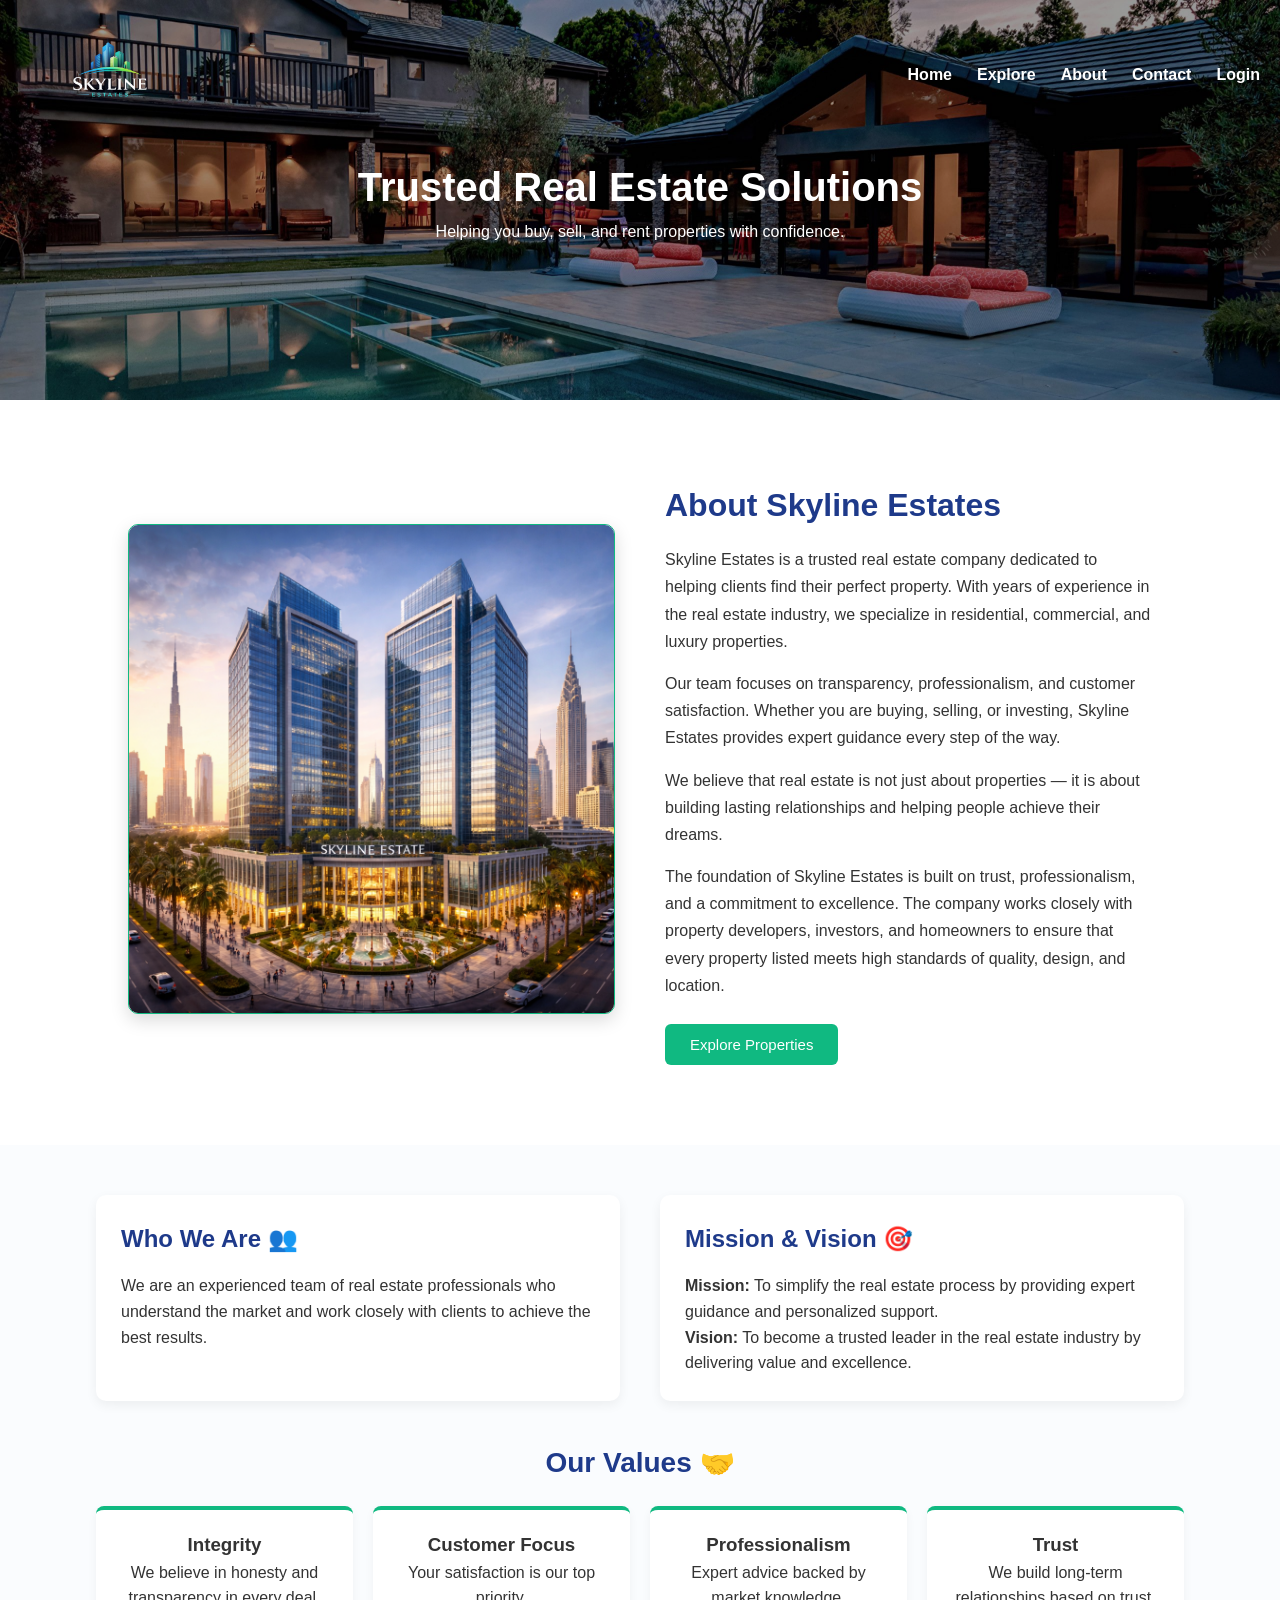
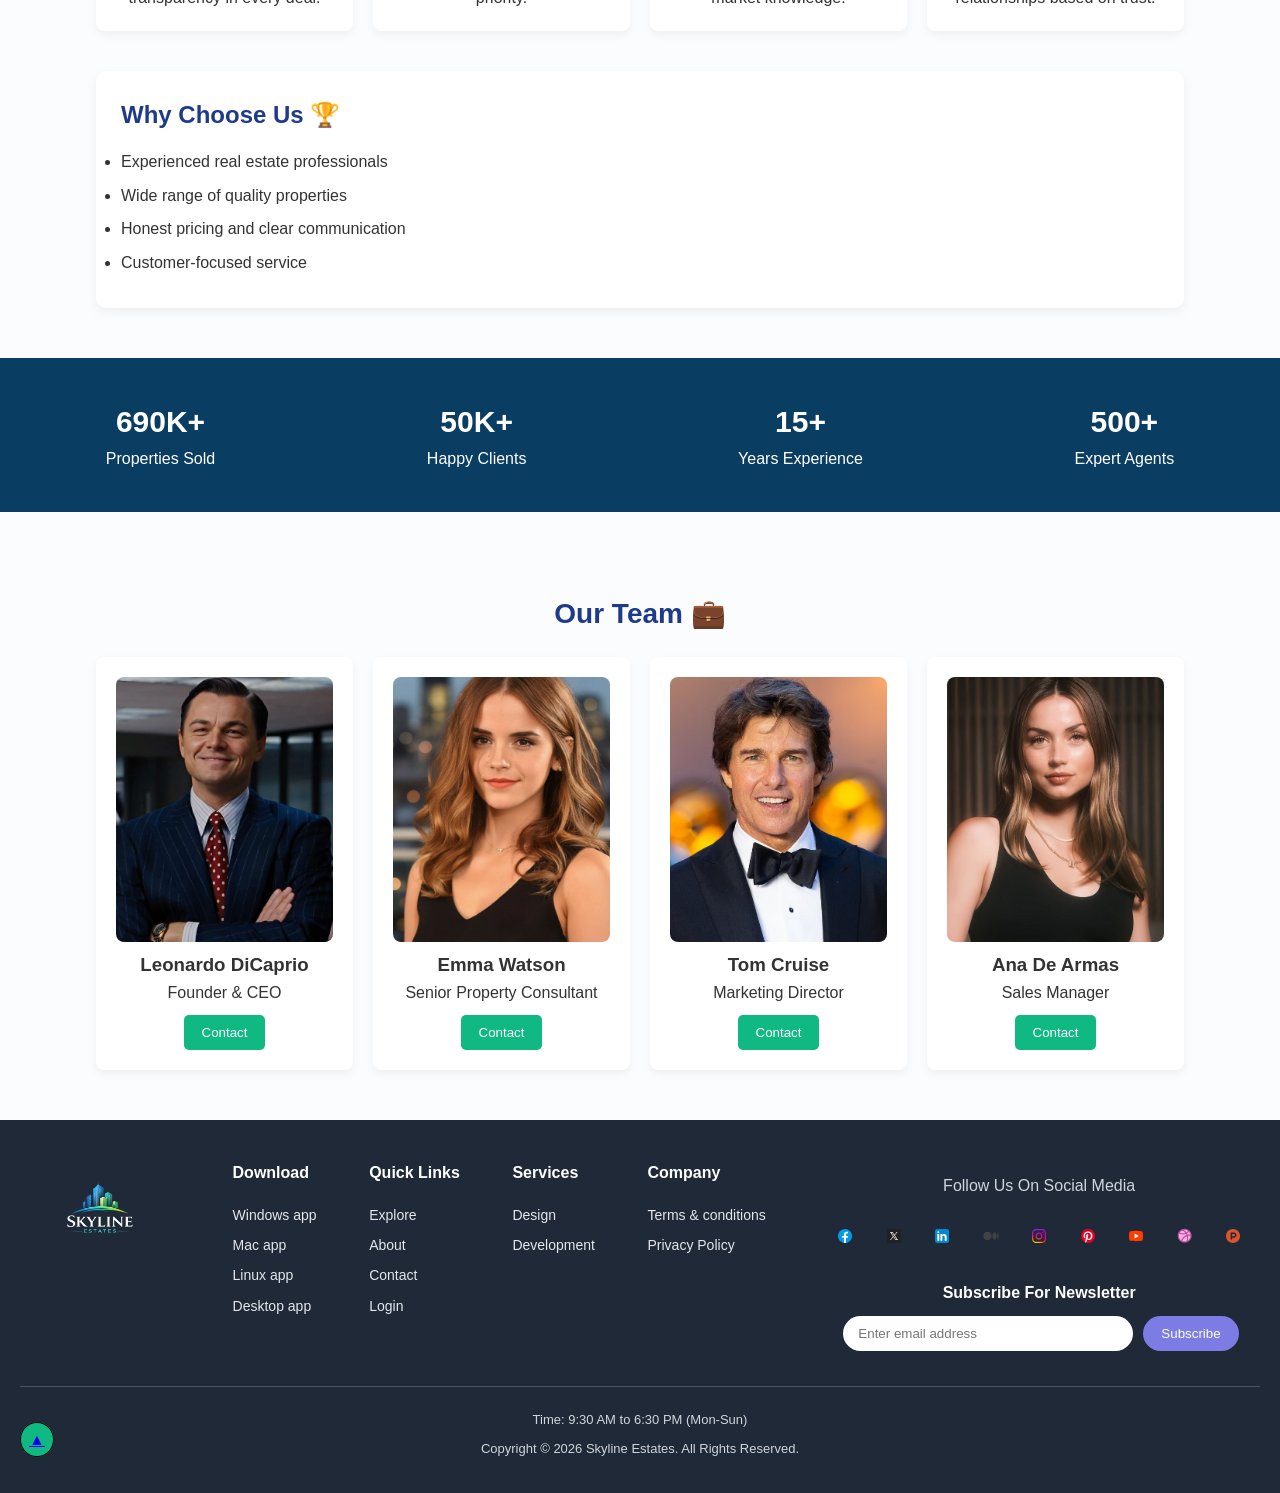
<file: pages/about.html>
<!DOCTYPE html>
<html lang="en">
<head>
    <meta charset="UTF-8">
    <title>Skyline Estates | About</title>
    <meta name="viewport" content="width=device-width, initial-scale=1.0">

    <link rel="icon" href="../assets/favicon.png">
    <link rel="stylesheet" href="../style/about.css">
</head>

<body>

<header class="header">
    <img src="../assets/logo-main.png" alt="Skyline Estates Logo" class="logoImg">
    
    <nav class="navbar">
        <a href="../index.html">Home</a>
        <a href="../pages/explore.html">Explore</a>
        <a href="../pages/about.html">About</a>
        <a href="../pages/contact.html">Contact</a>
        <a href="../pages/login.html">Login</a>
    </nav>
</header>

   
    <section class="hero">
        <div>
            <h1>Trusted Real Estate Solutions</h1>
            <p>Helping you buy, sell, and rent properties with confidence.</p>
        </div>
    </section>

  <section class="about-company">

<div class="about-company-container">

<div class="about-image">
<img src="../assets/office-main.png" alt="Skyline Estates Building">
</div>

<div class="about-content">
<h2>About Skyline Estates</h2>

<p>
Skyline Estates is a trusted real estate company dedicated to helping clients 
find their perfect property. With years of experience in the real estate 
industry, we specialize in residential, commercial, and luxury properties.
</p>

<p>
Our team focuses on transparency, professionalism, and customer satisfaction. 
Whether you are buying, selling, or investing, Skyline Estates provides 
expert guidance every step of the way.
</p>

<p>
We believe that real estate is not just about properties — it is about 
building lasting relationships and helping people achieve their dreams.
</p>
<p>The foundation of Skyline Estates is built on trust, professionalism, and a commitment to excellence. The company works closely with property developers, investors, and homeowners to ensure that every property listed meets high standards of quality, design, and location.</p>
<button class="about-btn">Explore Properties</button>

</div>

</div>

</section>
<div class="container about-section">
<div class="about-grid">
<div class="about-box">
<h2>Who We Are 👥</h2>
<p>
We are an experienced team of real estate professionals who understand the market and work closely with clients to achieve the best results.
</p>
</div>

<div class="about-box">
<h2>Mission & Vision 🎯</h2>
<p><strong>Mission:</strong> To simplify the real estate process by providing expert guidance and personalized support.</p>
<p><strong>Vision:</strong> To become a trusted leader in the real estate industry by delivering value and excellence.</p>
</div>

</div>


<h2 class="section-title">Our Values 🤝</h2>

<div class="values">
<div class="card value-card">
<h3>Integrity</h3>
<p>We believe in honesty and transparency in every deal.</p>
</div>

<div class="card value-card">
<h3>Customer Focus</h3>
<p>Your satisfaction is our top priority.</p>
</div>

<div class="card value-card">
<h3>Professionalism</h3>
<p>Expert advice backed by market knowledge.</p>
</div>

<div class="card value-card">
<h3>Trust</h3>
<p>We build long-term relationships based on trust.</p>
</div>
</div>


<div class="why-us">
<h2>Why Choose Us 🏆</h2>
<ul>
<li>Experienced real estate professionals</li>
<li>Wide range of quality properties</li>
<li>Honest pricing and clear communication</li>
<li>Customer-focused service</li>
</ul>
</div>

</div>


<section class="stats">
<div>
<h3>690K+</h3>
<p>Properties Sold</p>
</div>

<div>
<h3>50K+</h3>
<p>Happy Clients</p>
</div>

<div>
<h3>15+</h3>
<p>Years Experience</p>
</div>

<div>
<h3>500+</h3>
<p>Expert Agents</p>
</div>
</section>

<div class="container">

<h2 class="section-title">Our Team 💼</h2>

<div class="team">

<div class="card team-card">
<img src="../assets/Founder.png">
<h3>Leonardo DiCaprio</h3>
<p>Founder & CEO</p>
<button>Contact</button>
</div>

<div class="card team-card">
<img src="../assets/Consultant.png">
<h3>Emma Watson</h3>
<p>Senior Property Consultant</p>
<button>Contact</button>
</div>

<div class="card team-card">
<img src="../assets/Director.png">
<h3>Tom Cruise</h3>
<p>Marketing Director</p>
<button>Contact</button>
</div>

<div class="card team-card">
<img src="../assets/Manager.png">
<h3>Ana De Armas</h3>
<p>Sales Manager</p>
<button>Contact</button>
</div>

</div>
</div>
    <footer class="footer">
<div class="footer-container">

<div class="footer-left">
<img src="../assets/logo-main.png" class="footer-logo">
</div>

<div class="footer-links">
<h4>Download</h4>
<a href="../pages/404.html">Windows app</a>
<a href="../pages/404.html">Mac app</a>
<a href="../pages/404.html">Linux app</a>
<a href="../pages/404.html">Desktop app</a>
</div>

<div class="footer-links">
<h4>Quick Links</h4>
<a href="../pages/explore.html">Explore</a>
<a href="../pages/about.html">About</a>
<a href="../pages/contact.html">Contact</a>
<a href="../pages/login.html">Login</a>
</div>

<div class="footer-links">
<h4>Services</h4>
<a href="404.html">Design</a>
<a href="404.html">Development</a>
</div>

<div class="footer-links">
<h4>Company</h4>
<a href="./terms.html">Terms & conditions</a>
<a href="./privacy.html">Privacy Policy</a>
</div>

<div class="footer-subscribe">
    <p>Follow Us On Social Media</p>
    
    <div class="social-media">
        <a href="#"><img src="../assets/facebook-logo.svg" alt="Facebook"></a>
        <a href="#"><img src="../assets/twitterX-logo.svg" alt="Twitter"></a>
        <a href="#"><img src="../assets/linkedIn-logo.svg" alt="LinkedIn"></a>
        <a href="#"><img src="../assets/medium-logo.svg" alt="Medium"></a>
        <a href="#"><img src="../assets/instagram-logo.svg" alt="Instagram"></a>
        <a href="#"><img src="../assets/pinterest-logo.svg" alt="Pinterest"></a>
        <a href="#"><img src="../assets/youtube-logo.svg" alt="YouTube"></a>
        <a href="#"><img src="../assets/dribbble-logo.svg" alt="Dribble"></a>
        <a href="#"><img src="../assets/productHunt-logo.svg" alt="ProductHunt"></a>
    </div>

<h4>Subscribe For Newsletter</h4>
<div class="subscribe-box">
<input type="email" placeholder="Enter email address">
<button>Subscribe</button>
</div>
</div>
</div>

<div class="footer-bottom">
<p>Time: 9:30 AM to 6:30 PM (Mon-Sun)</p>
<p>Copyright © 2026 Skyline Estates. All Rights Reserved.</p>
</div>
<div class="topbutton">
<a href="./about.html">▲</a>
</div>
</footer>

</body>
</html>
</file>
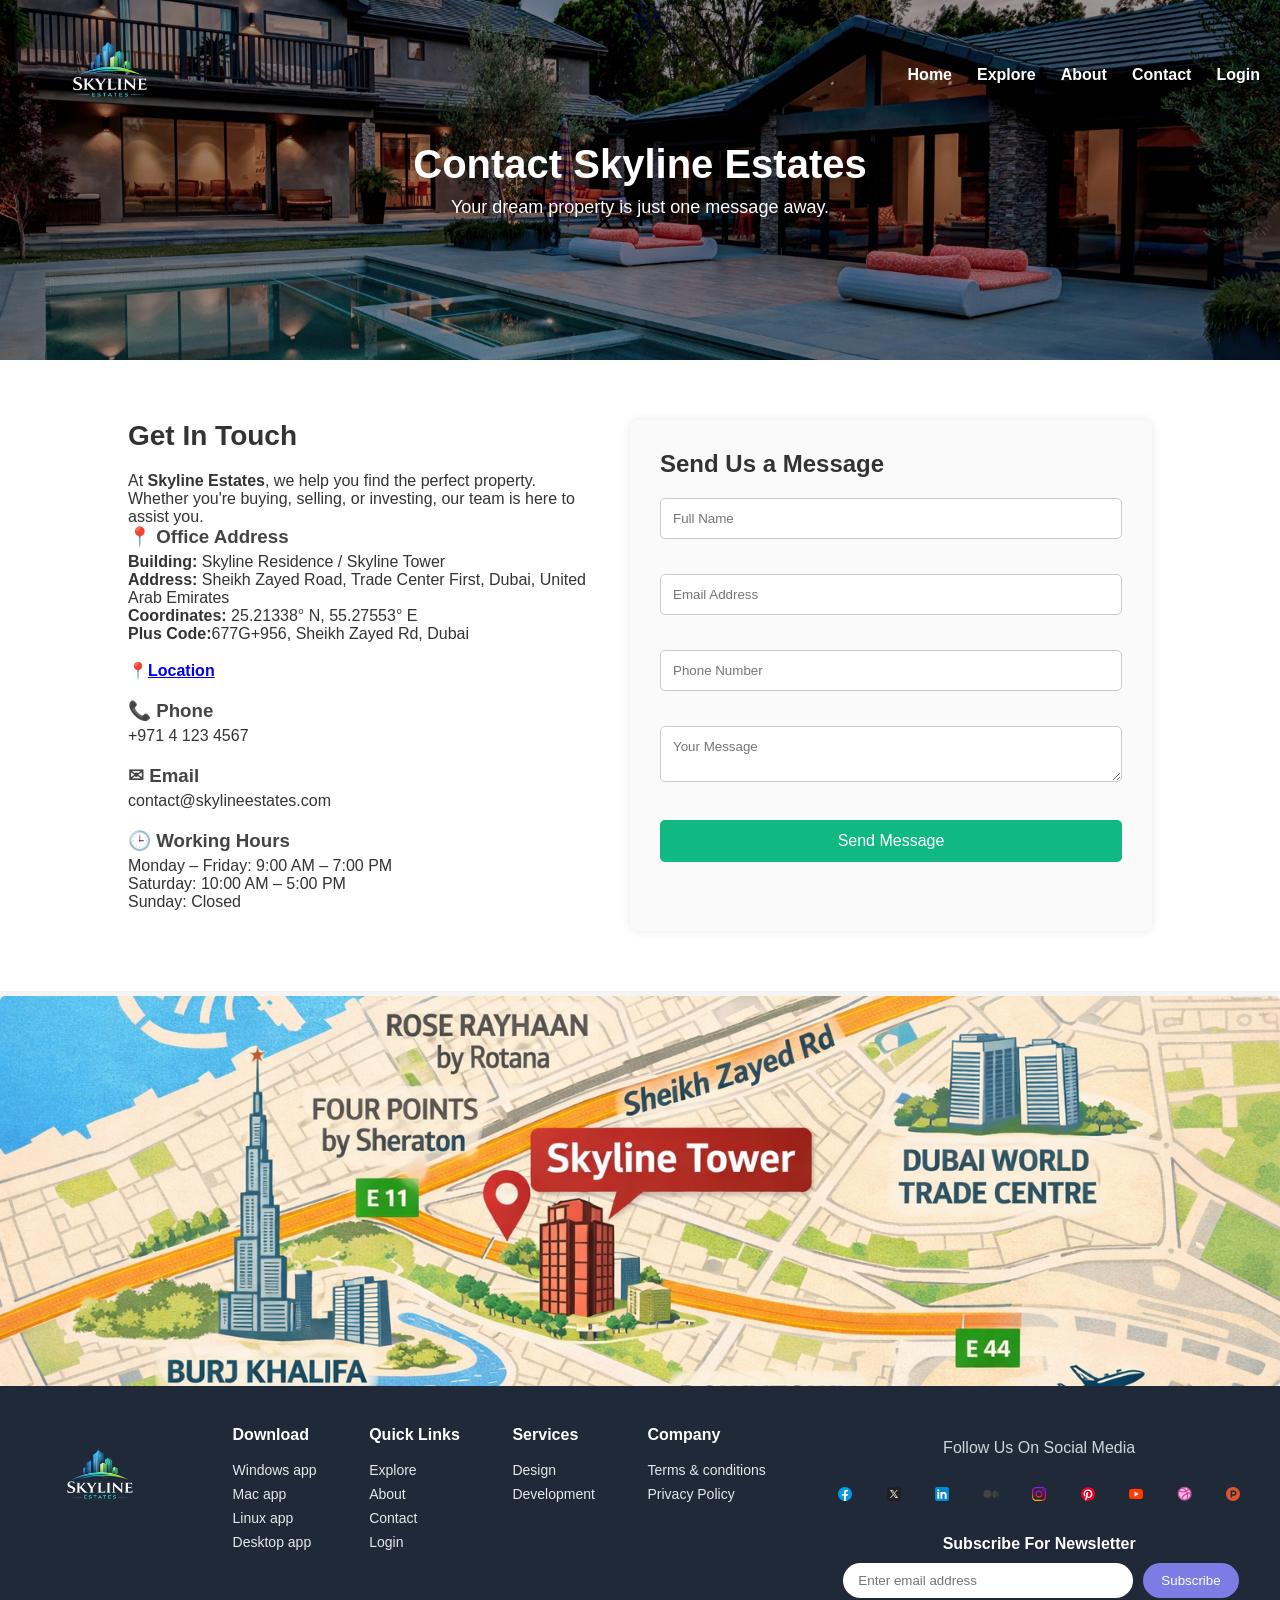
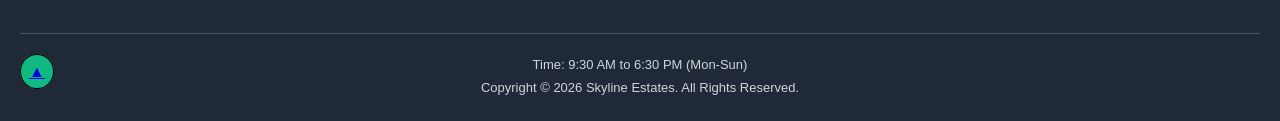
<file: pages/contact.html>
<!DOCTYPE html>
<html lang="en">
<head>
    <meta charset="UTF-8">
    <meta name="viewport" content="width=device-width, initial-scale=1.0">
    <title>Skyline Estates | Contact</title>
    <link rel="icon" href="../assets/favicon.png">
    <link rel="stylesheet" href="../style/contact.css">
</head>
<body>
    <!-- Header Section -->
       
<header class="header">
    <img src="../assets/logo-main.png" alt="Skyline Estates Logo" class="logoImg">
    
    <nav class="navbar">
        <a href="../index.html">Home</a>
        <a href="../pages/explore.html">Explore</a>
        <a href="../pages/about.html">About</a>
        <a href="../pages/contact.html">Contact</a>
        <a href="../pages/login.html">Login</a>
    </nav>
</header>

<section class="contact-hero">
    <div class="overlay">
        <h1>Contact Skyline Estates</h1>
        <p>Your dream property is just one message away.</p>
    </div>
</section>

<section class="contact-container">

<div class="contact-info">

<h2>Get In Touch</h2>

<p>
At <strong>Skyline Estates</strong>, we help you find the perfect property.  
Whether you're buying, selling, or investing, our team is here to assist you.
</p>

<div class="info-box">
<h3>📍 Office Address</h3>
<b>Building:</b> Skyline Residence / Skyline Tower<br>

<b>Address:</b> Sheikh Zayed Road, Trade Center First, Dubai, United Arab Emirates<br>

<b>Coordinates:</b> 25.21338° N, 55.27553° E<br>

<b>Plus Code:</b>677G+956, Sheikh Zayed Rd, Dubai</p><br>
<p class="location">📍<a href="https://mapcarta.com/W118263838">Location</a></p>
</div>

<div class="info-box">
<h3>📞 Phone</h3>
<p>+971 4 123 4567</p>
</div>

<div class="info-box">
<h3>✉ Email</h3>
<p>contact@skylineestates.com</p>
</div>

<div class="info-box">
<h3>🕒 Working Hours</h3>
<p>
Monday – Friday: 9:00 AM – 7:00 PM <br>
Saturday: 10:00 AM – 5:00 PM <br>
Sunday: Closed
</p>
</div>

</div>


<div class="contact-form">

<h2>Send Us a Message</h2>

<form>

<input type="text" placeholder="Full Name" required>

<input type="email" placeholder="Email Address" required>

<input type="tel" placeholder="Phone Number">
<textarea  placeholder="Your Message"></textarea>
<button type="submit">Send Message</button>
</form>

</div>

</section>
<div class="map">
</div>

</div>
 <footer class="footer">
<div class="footer-container">

<div class="footer-left">
<img src="../assets/logo-main.png" class="footer-logo">
</div>

<div class="footer-links">
<h4>Download</h4>
<a href="../pages/404.html">Windows app</a>
<a href="../pages/404.html">Mac app</a>
<a href="../pages/404.html">Linux app</a>
<a href="../pages/404.html">Desktop app</a>
</div>

<div class="footer-links">
<h4>Quick Links</h4>
<a href="../pages/explore.html">Explore</a>
<a href="../pages/about.html">About</a>
<a href="../pages/contact.html">Contact</a>
<a href="../pages/login.html">Login</a>
</div>

<div class="footer-links">
<h4>Services</h4>
<a href="404.html">Design</a>
<a href="404.html">Development</a>
</div>

<div class="footer-links">
<h4>Company</h4>
<a href="./terms.html">Terms & conditions</a>
<a href="./privacy.html">Privacy Policy</a>
</div>

<div class="footer-subscribe">
    <p>Follow Us On Social Media</p>
    
    <div class="social-media">
        <a href="#"><img src="../assets/facebook-logo.svg" alt="Facebook"></a>
        <a href="#"><img src="../assets/twitterX-logo.svg" alt="Twitter"></a>
        <a href="#"><img src="../assets/linkedIn-logo.svg" alt="LinkedIn"></a>
        <a href="#"><img src="../assets/medium-logo.svg" alt="Medium"></a>
        <a href="#"><img src="../assets/instagram-logo.svg" alt="Instagram"></a>
        <a href="#"><img src="../assets/pinterest-logo.svg" alt="Pinterest"></a>
        <a href="#"><img src="../assets/youtube-logo.svg" alt="YouTube"></a>
        <a href="#"><img src="../assets/dribbble-logo.svg" alt="Dribble"></a>
        <a href="#"><img src="../assets/productHunt-logo.svg" alt="ProductHunt"></a>
    </div>

<h4>Subscribe For Newsletter</h4>
<div class="subscribe-box">
<input type="email" placeholder="Enter email address">
<button>Subscribe</button>
</div>
</div>
</div>

<div class="footer-bottom">
<p>Time: 9:30 AM to 6:30 PM (Mon-Sun)</p>
<p>Copyright © 2026 Skyline Estates. All Rights Reserved.</p>
</div>
<div class="topbutton">
<a href="./contact.html">▲</a>
</div>
</footer>
</body>
</html>
</file>
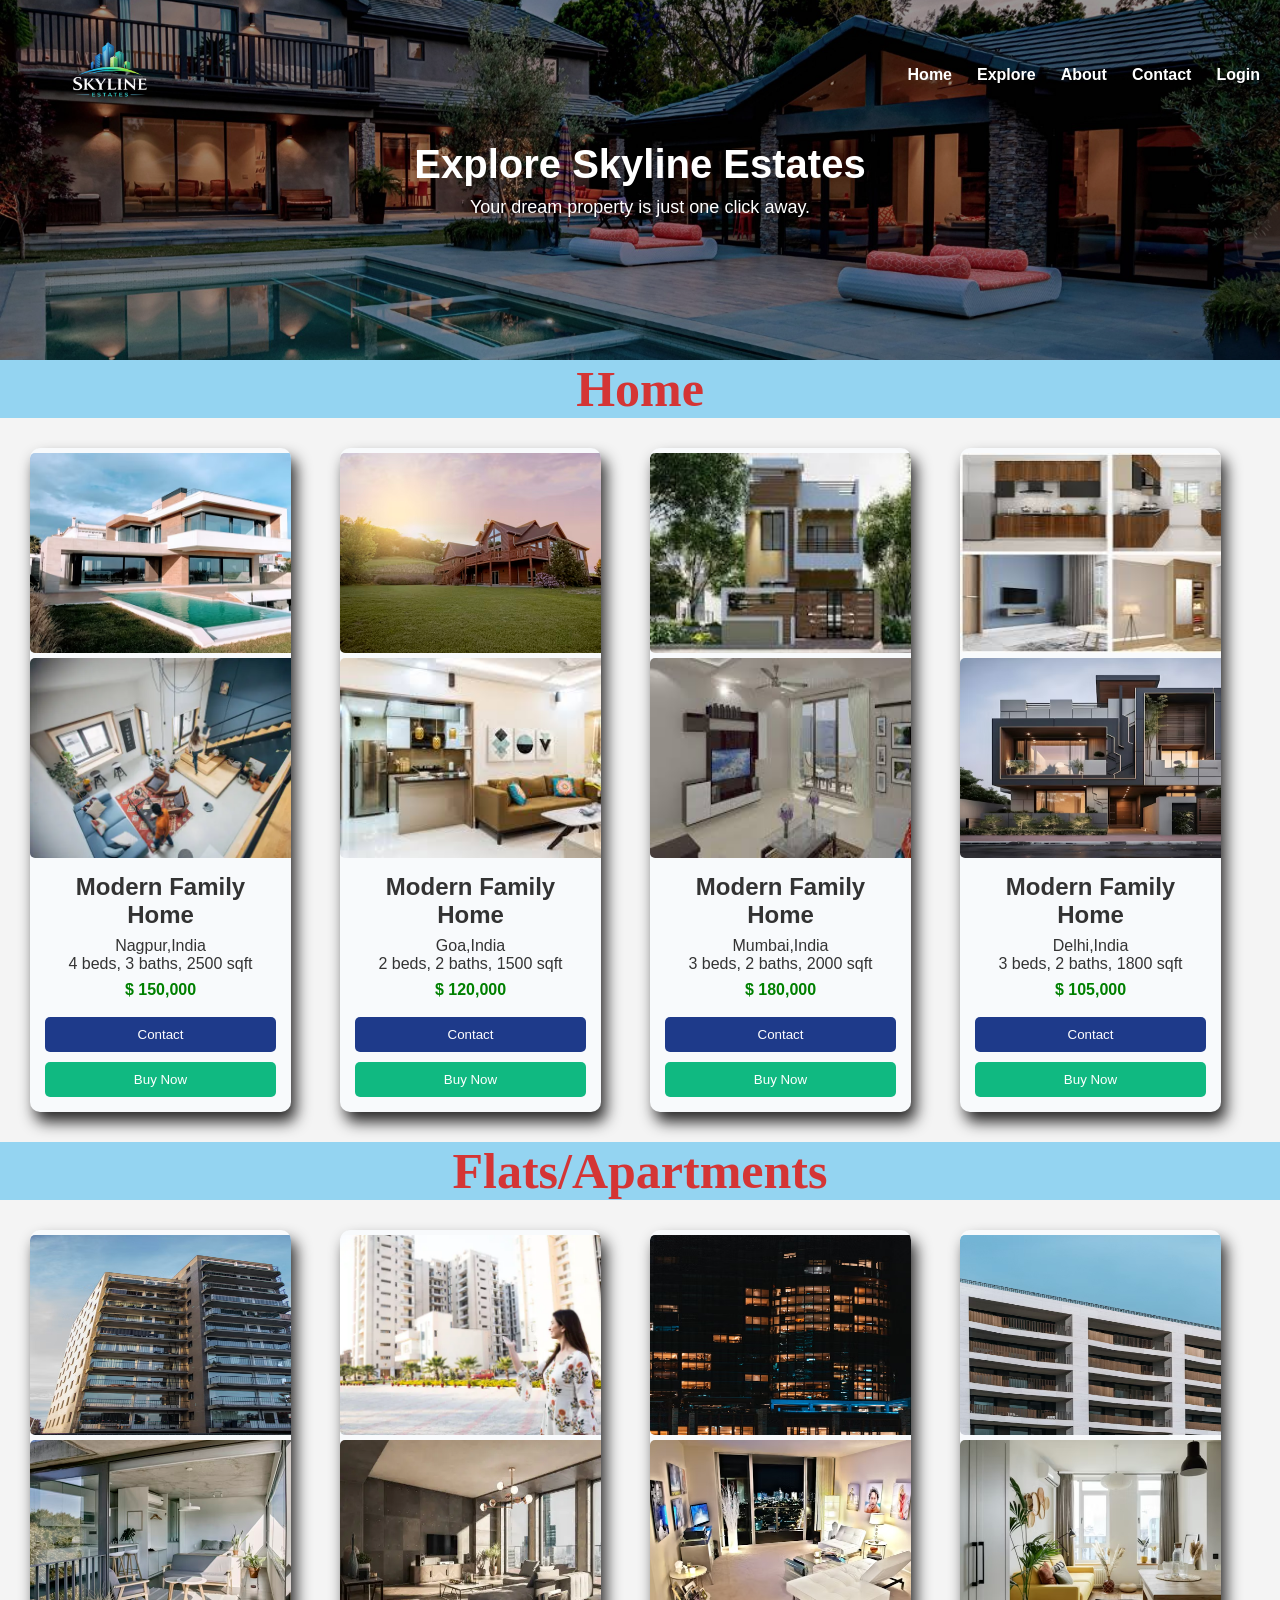
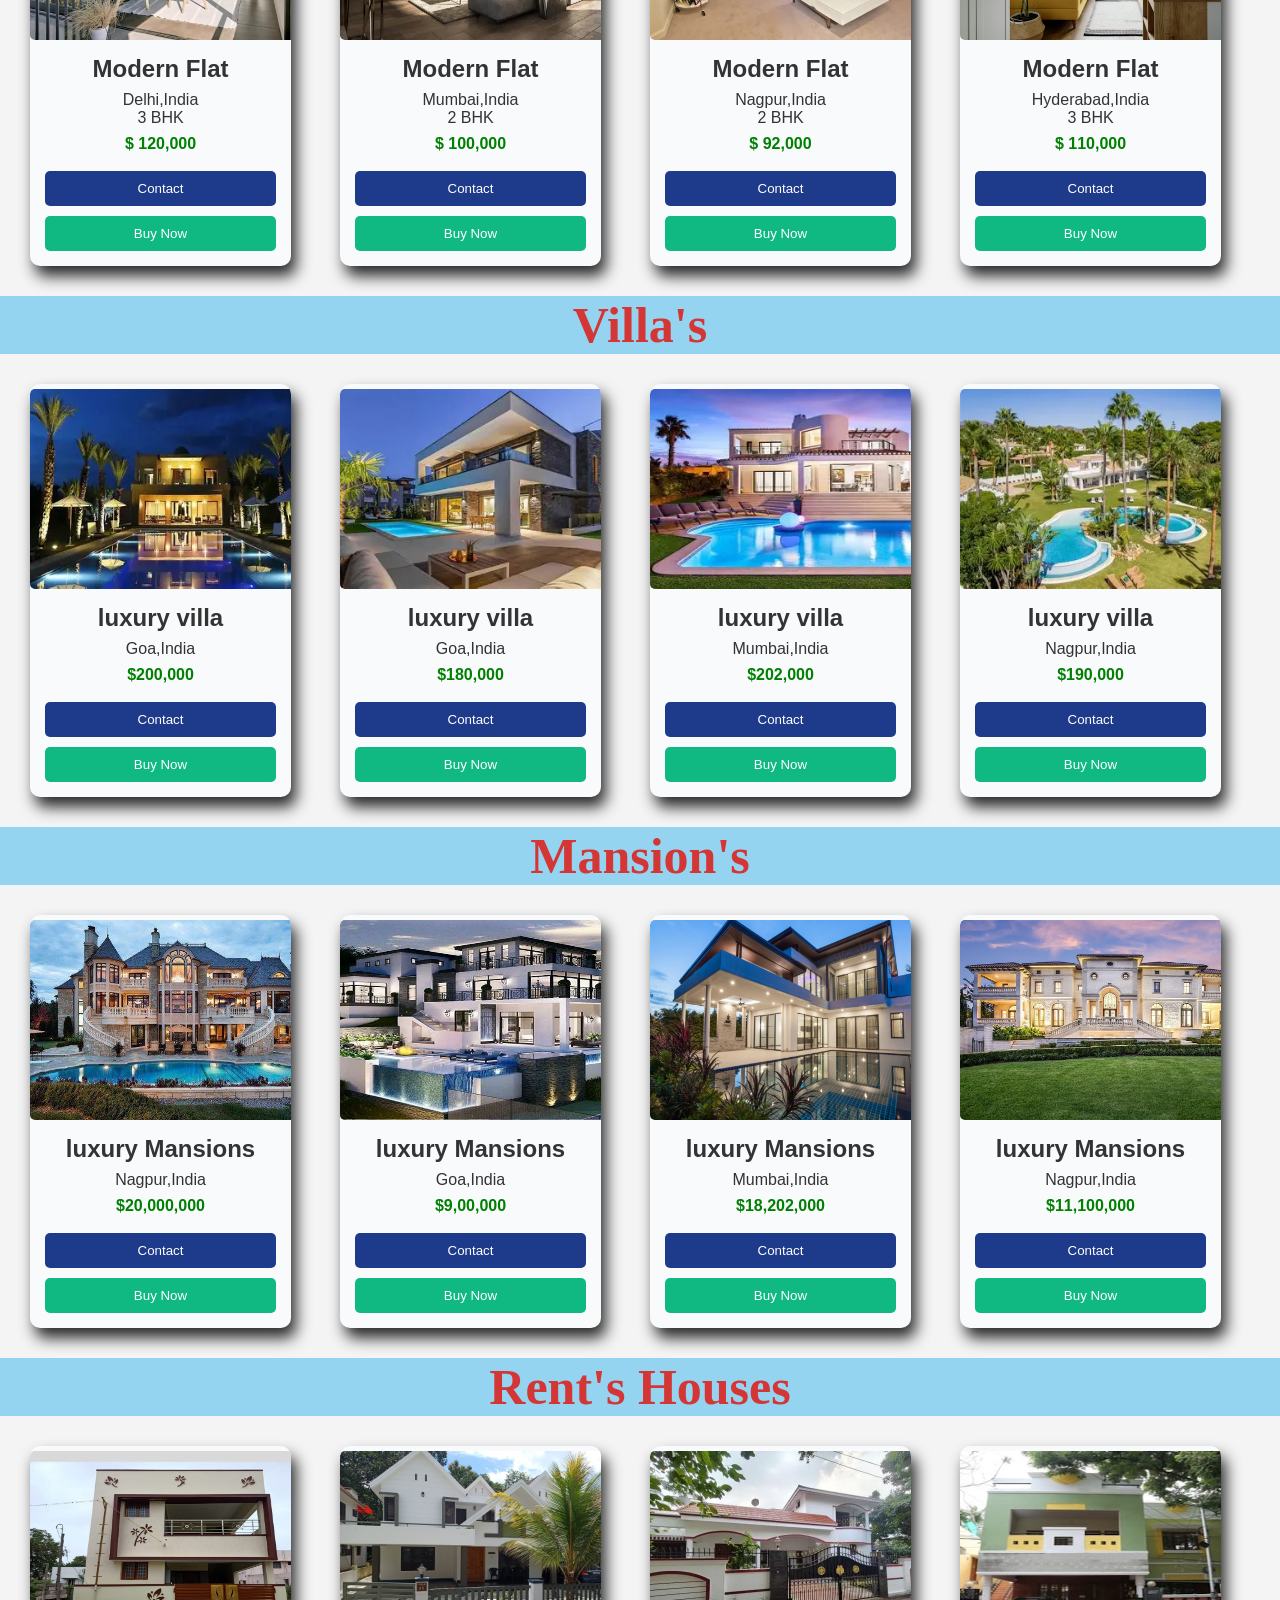
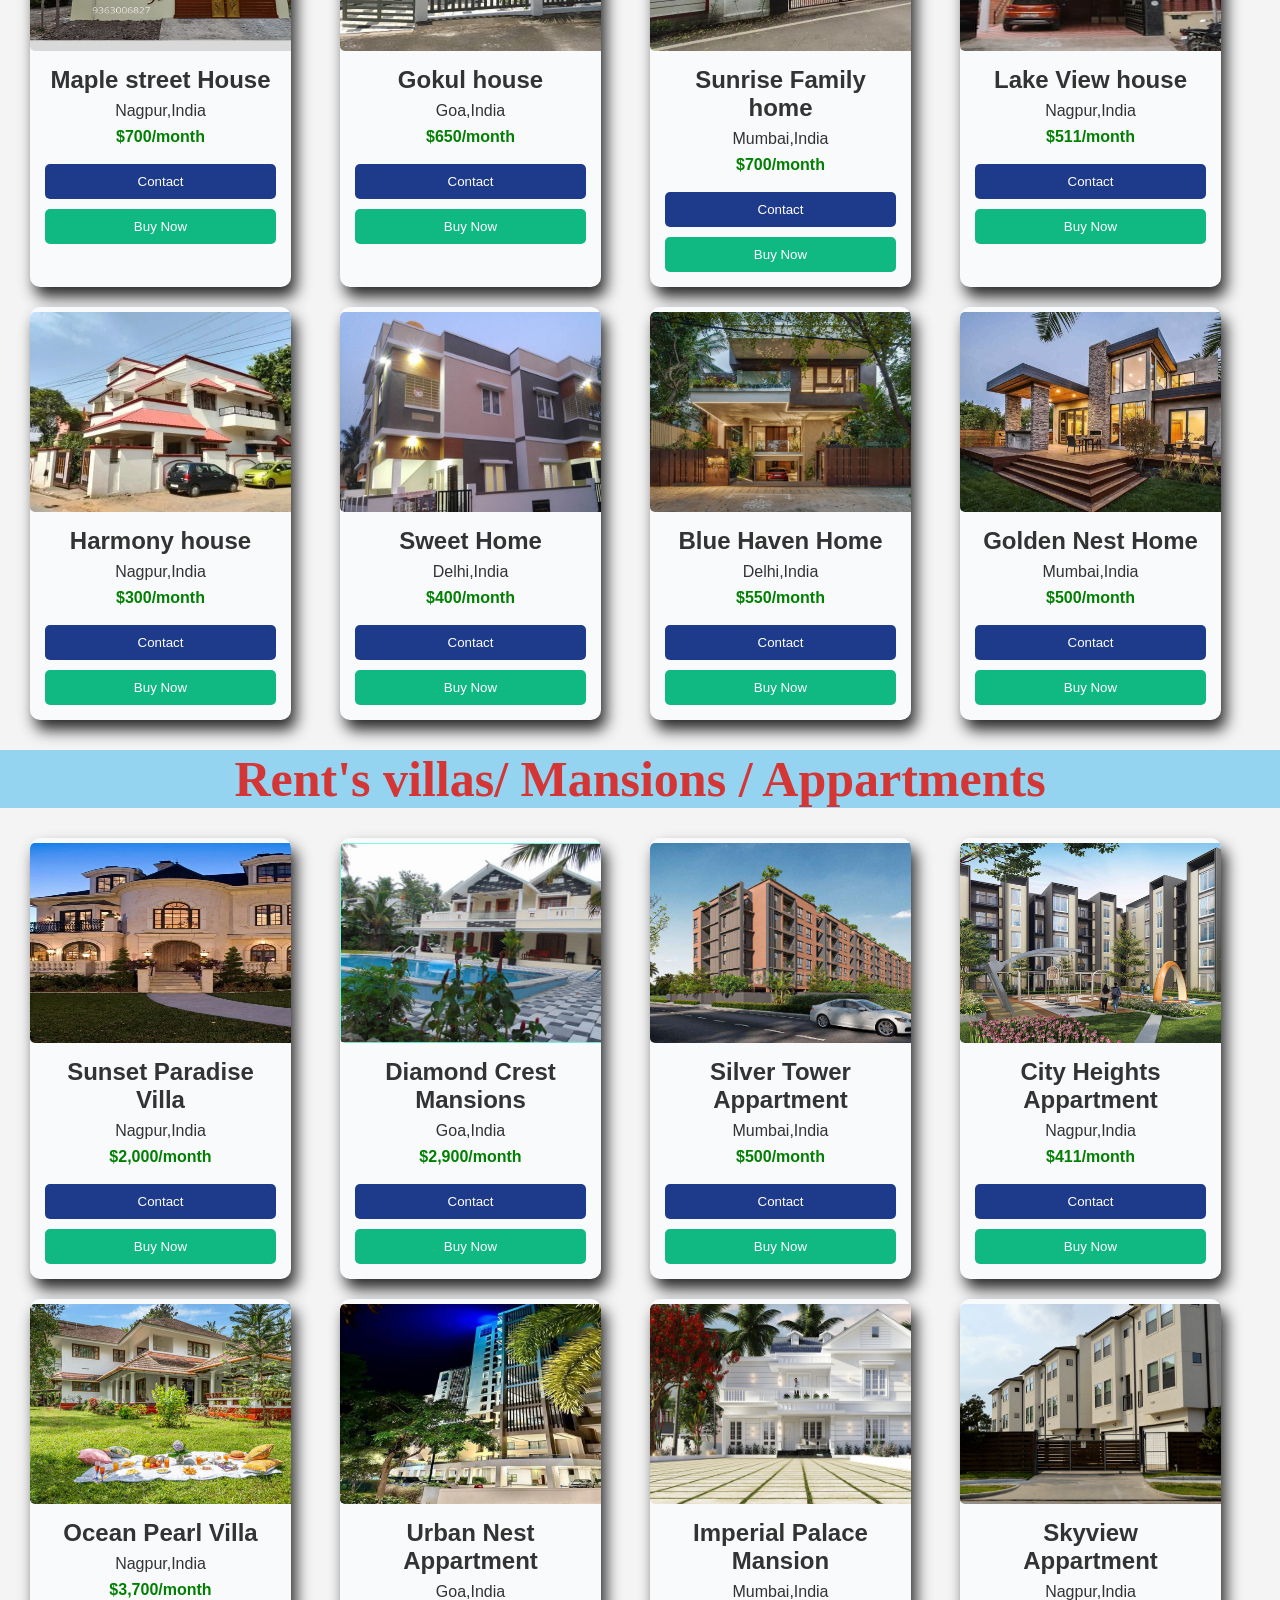
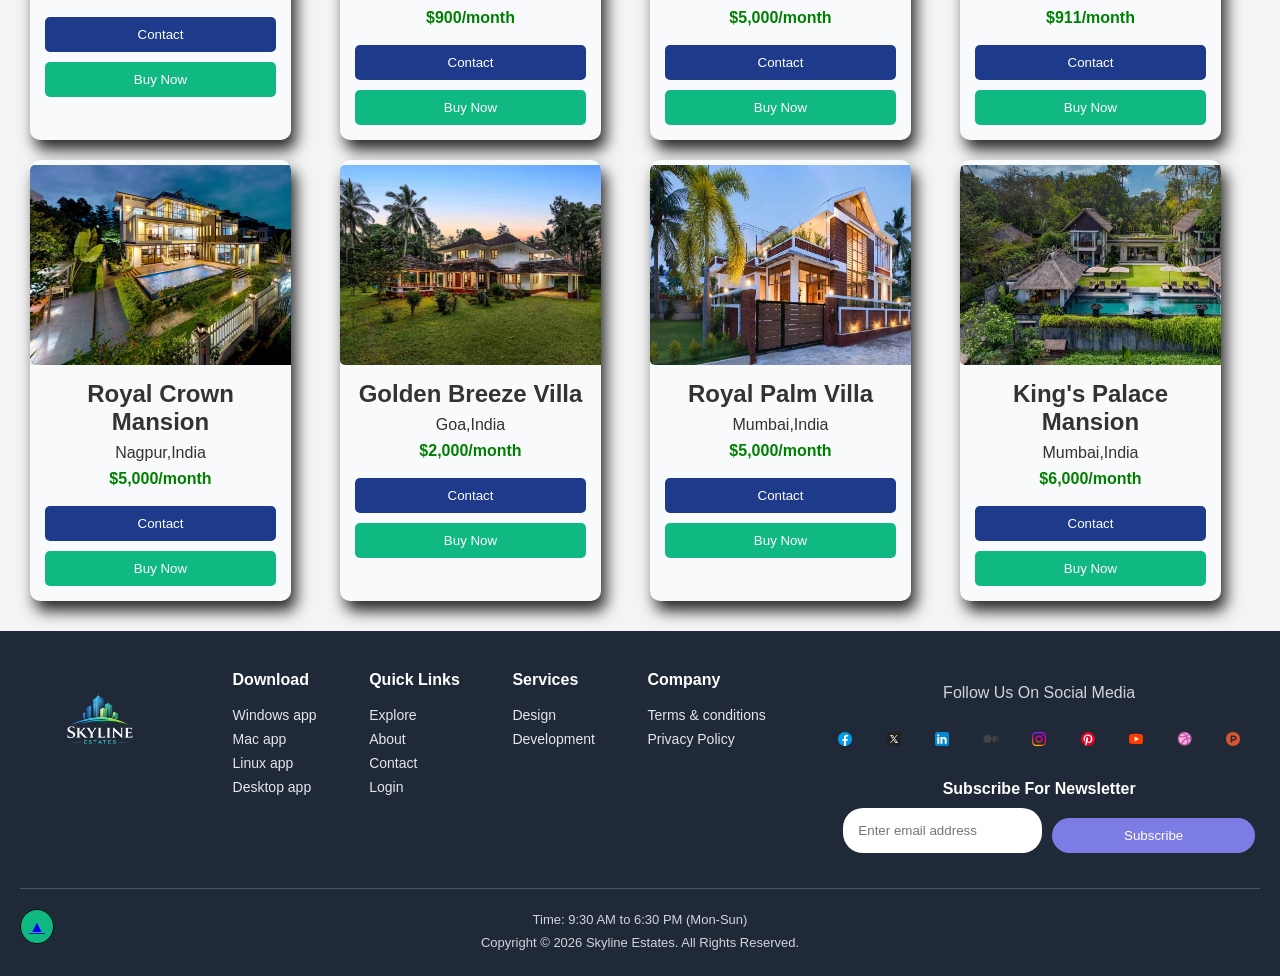
<file: pages/explore.html>
<!DOCTYPE html>
<html lang="en">
<head>
    <meta charset="UTF-8">
    <meta name="viewport" content="width=device-width, initial-scale=1.0">
    <title>Skyline Estates | Explore</title>
    <link rel="stylesheet" href="./../style/explore.css">
    <link rel="icon" href="../assets/favicon.png">

</head>
<body>
         <!-- Header Section -->
       
    <!-- Header Section -->
       
<header class="header">
    <img src="../assets/logo-main.png" alt="Skyline Estates Logo" class="logoImg">
    
    <nav class="navbar">
        <a href="../index.html">Home</a>
        <a href="../pages/explore.html">Explore</a>
        <a href="../pages/about.html">About</a>
        <a href="../pages/contact.html">Contact</a>
        <a href="../pages/login.html">Login</a>
    </nav>
</header>

<section class="contact-hero">
    <div class="overlay">
        <h1>Explore Skyline Estates</h1>
        <p>Your dream property is just one click away.</p>
    </div>
</section>
<center>
    <h1 class="home">Home</h1>
<section>
    <div class="card-container">

        <!-- Card 1 -->
        <div class="card">
            <img src="./../assets/home.avif" alt="front view">
            <img src="./../assets/home-1-inner.webp" alt="Interior view">
            <div class="card-content">
                <h2>Modern Family Home</h2>
                <p>Nagpur,India</p>
                <p>4 beds, 3 baths, 2500 sqft</p>
                <p class="price">$ 150,000</p>
                <button class="contact-btn">Contact</button>
                <button class="buy-btn">Buy Now</button>
            </div>
        </div>

        <!-- Card 2 -->
        <div class="card">
            <img src="./../assets/home-2.avif" alt="front view">
            <img src="./../assets/home-2-inner.jpg" alt="Interior view">
            <div class="card-content">
                <h2>Modern Family Home</h2>
                <p>Goa,India </p>
                <p>2 beds, 2 baths, 1500 sqft</p>
                <p class="price">$ 120,000</p>
                <button class="contact-btn">Contact</button>
                <button class="buy-btn">Buy Now</button>
            </div>
        </div>

        <!-- Card 3 -->
        <div class="card">
            <img src="./../assets/home-3.jpg" alt="front view">
            <img src="./../assets/home-3-inner.jpg" alt="Interior view">
            <div class="card-content">
                <h2>Modern Family Home</h2>
                <p>Mumbai,India</p>
                <p>3 beds, 2 baths, 2000 sqft</p>
                <p class="price">$ 180,000</p>
                <button class="contact-btn">Contact</button>
                <button class="buy-btn">Buy Now</button>
            </div>
        </div>
        <!-- Card 4 -->
        <div class="card">
            <img src="./../assets/home-4.jpg" alt="front view">
            <img src="./../assets/home-4-F.avif" alt="Interior view">
            <div class="card-content">
                <h2>Modern Family Home</h2>
                <p>Delhi,India</p>
                <p>3 beds, 2 baths, 1800 sqft</p>
                <p class="price">$ 105,000</p>
                <button class="contact-btn">Contact</button>
                <button class="buy-btn">Buy Now</button>
            </div>
        </div>
    </div>



</section>

<section>
<h1 class="home">Flats/Apartments</h1>
 <div class="card-container">
    <!-- Card 1 -->
    <div class="card">
            <img src="./../assets/flats-1.avif" alt="front view">
            <img src="./../assets/flats-1-inner.avif" alt="Interior view">
            <div class="card-content">
                <h2>Modern Flat</h2>
                <p>Delhi,India</p>
                <p>3 BHK</p>
                <p class="price">$ 120,000</p>
                <button class="contact-btn">Contact</button>
                <button class="buy-btn">Buy Now</button>
            </div>
    </div>

    <!-- Card 2 -->
    <div class="card">
            <img src="./../assets/flats-2.webp" alt="front view">
            <img src="./../assets/flats-2-inner.webp" alt="Interior view">
            <div class="card-content">
                <h2>Modern Flat</h2>
                <p>Mumbai,India</p>
                <p>2 BHK</p>
                <p class="price">$ 100,000</p>
                <button class="contact-btn">Contact</button>
                <button class="buy-btn">Buy Now</button>
            </div>
    </div>

    <!-- Card 3 -->
    <div class="card">
            <img src="./../assets/flats-3.avif" alt="front view">
            <img src="./../assets/flats-3-inner.avif" alt="Interior view">
            <div class="card-content">
                <h2>Modern Flat</h2>
                <p>Nagpur,India</p>
                <p>2 BHK</p>
                <p class="price">$ 92,000</p>
                <button class="contact-btn">Contact</button>
                <button class="buy-btn">Buy Now</button>
            </div>
    </div>

    <!-- Card 4 -->
    <div class="card">
            <img src="./../assets/flats-4.avif" alt="front view">
            <img src="./../assets/flats-4-inner.avif" alt="Interior view">
            <div class="card-content">
                <h2>Modern Flat</h2>
                <p>Hyderabad,India</p>
                <p>3 BHK</p>
                <p class="price">$ 110,000</p>
                <button class="contact-btn">Contact</button>
                <button class="buy-btn">Buy Now</button>
            </div>
    </div>

 </div>

</section>

<section>

<h1 class="home"> Villa's </h1>
 <div class="card-container">
    <!-- Card 1 -->
    <div class="card">
            <img src="./../assets/villas-1.webp" alt="front view">
           
            <div class="card-content">
                <h2>luxury villa</h2>
                <p>Goa,India</p>
              
                <p class="price">$200,000</p>
                <button class="contact-btn">Contact</button>
                <button class="buy-btn">Buy Now</button>
            </div>
    </div>

            <!-- Card 2 -->
    <div class="card">
            <img src="./../assets/villas-2.webp" alt="front view">
           
            <div class="card-content">
                <h2>luxury villa</h2>
                <p>Goa,India</p>
              
                <p class="price">$180,000</p>
                <button class="contact-btn">Contact</button>
                <button class="buy-btn">Buy Now</button>
            </div>
    </div>

            <!-- Card 3 -->
    <div class="card">
            <img src="./../assets/villas-3.webp" alt="front view">
           
            <div class="card-content">
                <h2>luxury villa</h2>
                <p>Mumbai,India</p>
              
                <p class="price">$202,000</p>
                <button class="contact-btn">Contact</button>
                <button class="buy-btn">Buy Now</button>
            </div>

    </div>

             <!-- Card 4 -->
    <div class="card">
            <img src="./../assets/villas-4.webp" alt="front view">
           
            <div class="card-content">
                <h2>luxury villa</h2>
                <p>Nagpur,India</p>
              
                <p class="price">$190,000</p>
                <button class="contact-btn">Contact</button>
                <button class="buy-btn">Buy Now</button>
            </div>

    </div>
    </div>
</section>

<section>
<h1 class="home"> Mansion's </h1>
 <div class="card-container">
    <!-- Card 1 -->
    <div class="card">
            <img src="./../assets/mension-1.jpeg" alt="front view">
           
            <div class="card-content">
                <h2>luxury Mansions</h2>
                <p>Nagpur,India</p>
              
                <p class="price">$20,000,000</p>
                <button class="contact-btn">Contact</button>
                <button class="buy-btn">Buy Now</button>
            </div>
    </div>

            <!-- Card 2 -->
    <div class="card">
            <img src="./../assets/mension-2.jpeg" alt="front view">
           
            <div class="card-content">
                <h2>luxury Mansions</h2>
                <p>Goa,India</p>
              
                <p class="price">$9,00,000</p>
                <button class="contact-btn">Contact</button>
                <button class="buy-btn">Buy Now</button>
            </div>
    </div>

            <!-- Card 3 -->
    <div class="card">
            <img src="./../assets/mension-3.jpeg" alt="front view">
           
            <div class="card-content">
                <h2>luxury Mansions</h2>
                <p>Mumbai,India</p>
              
                <p class="price">$18,202,000</p>
                <button class="contact-btn">Contact</button>
                <button class="buy-btn">Buy Now</button>
            </div>

    </div>

             <!-- Card 4 -->
    <div class="card">
            <img src="./../assets/mension-4.jpeg" alt="front view">
           
            <div class="card-content">
                <h2>luxury Mansions</h2>
                <p>Nagpur,India</p>
              
                <p class="price">$11,100,000</p>
                <button class="contact-btn">Contact</button>
                <button class="buy-btn">Buy Now</button>
            </div>

    </div>
    </div>

</section>

<section>
<h1 class="home"> Rent's Houses </h1>
 <div class="card-container">
    <!-- Card 1 -->
    <div class="card">
            <img src="./../assets/rent-h1.jpeg" alt="front view">
           
            <div class="card-content">
                <h2>Maple street House</h2>
                <p>Nagpur,India</p>
              
                <p class="price">$700/month</p>
                <button class="contact-btn">Contact</button>
                <button class="buy-btn">Buy Now</button>
            </div>
    </div>

            <!-- Card 2 -->
    <div class="card">
            <img src="./../assets/rent-h2.jpeg" alt="front view">
           
            <div class="card-content">
                <h2>Gokul house</h2>
                <p>Goa,India</p>
              
                <p class="price">$650/month</p>
                <button class="contact-btn">Contact</button>
                <button class="buy-btn">Buy Now</button>
            </div>
    </div>

            <!-- Card 3 -->
    <div class="card">
            <img src="./../assets/rent-h3.jpeg" alt="front view">
           
            <div class="card-content">
                <h2>Sunrise Family home</h2>
                <p>Mumbai,India</p>
              
                <p class="price">$700/month</p>
                <button class="contact-btn">Contact</button>
                <button class="buy-btn">Buy Now</button>
            </div>

    </div>

             <!-- Card 4 -->
    <div class="card">
            <img src="./../assets/rent-h4.jpeg" alt="front view">
           
            <div class="card-content">
                <h2>Lake View house</h2>
                <p>Nagpur,India</p>
              
                <p class="price">$511/month</p>
                <button class="contact-btn">Contact</button>
                <button class="buy-btn">Buy Now</button>
            </div>

    </div>

    <!-- Card 5 -->
    <div class="card">
            <img src="./../assets/rent-h5.jpeg" alt="front view">
           
            <div class="card-content">
                <h2>Harmony house</h2>
                <p>Nagpur,India</p>
              
                <p class="price">$300/month</p>
                <button class="contact-btn">Contact</button>
                <button class="buy-btn">Buy Now</button>
            </div>
    </div>

            <!-- Card 6 -->
    <div class="card">
            <img src="./../assets/rent-h6.jpeg" alt="front view">
           
            <div class="card-content">
                <h2>Sweet Home</h2>
                <p>Delhi,India</p>
              
                <p class="price">$400/month</p>
                <button class="contact-btn">Contact</button>
                <button class="buy-btn">Buy Now</button>
            </div>
    </div>

                <!-- Card 7 -->
    <div class="card">
            <img src="./../assets/rent-h7.jpeg" alt="front view">
           
            <div class="card-content">
                <h2>Blue Haven Home</h2>
                <p>Delhi,India</p>
              
                <p class="price">$550/month</p>
                <button class="contact-btn">Contact</button>
                <button class="buy-btn">Buy Now</button>
            </div>
    </div>

                <!-- Card 8 -->
    <div class="card">
            <img src="./../assets/rent-h8.jpeg" alt="front view">
           
            <div class="card-content">
                <h2>Golden Nest Home</h2>
                <p>Mumbai,India</p>
              
                <p class="price">$500/month</p>
                <button class="contact-btn">Contact</button>
                <button class="buy-btn">Buy Now</button>
            </div>
    </div>

    </div>
</section>


<section>
<h1 class="home"> Rent's villas/ Mansions / Appartments </h1>
 <div class="card-container">
    <!-- Card 1 -->
    <div class="card">
            <img src="./../assets/rent-1.jpeg" alt="front view">
           
            <div class="card-content">
                <h2> Sunset Paradise Villa</h2>
                <p>Nagpur,India</p>
              
                <p class="price">$2,000/month</p>
                <button class="contact-btn">Contact</button>
                <button class="buy-btn">Buy Now</button>
            </div>
    </div>

            <!-- Card 2 -->
    <div class="card">
            <img src="./../assets/rent-2.jpeg" alt="front view">
           
            <div class="card-content">
                <h2>Diamond Crest Mansions</h2>
                <p>Goa,India</p>
              
                <p class="price">$2,900/month</p>
                <button class="contact-btn">Contact</button>
                <button class="buy-btn">Buy Now</button>
            </div>
    </div>

            <!-- Card 3 -->
    <div class="card">
            <img src="./../assets/rent-3.jpeg" alt="front view">
           
            <div class="card-content">
                <h2> Silver Tower Appartment</h2>
                <p>Mumbai,India</p>
              
                <p class="price">$500/month</p>
                <button class="contact-btn">Contact</button>
                <button class="buy-btn">Buy Now</button>
            </div>

    </div>

             <!-- Card 4 -->
    <div class="card">
            <img src="./../assets/rent-4.jpeg" alt="front view">
           
            <div class="card-content">
                <h2> City Heights Appartment</h2>
                <p>Nagpur,India</p>
              
                <p class="price">$411/month</p>
                <button class="contact-btn">Contact</button>
                <button class="buy-btn">Buy Now</button>
            </div>

    </div>

    <!-- Card 5 -->
    <div class="card">
            <img src="./../assets/rent-5.jpeg" alt="front view">
           
            <div class="card-content">
                <h2>Ocean Pearl Villa</h2>
                <p>Nagpur,India</p>
              
                <p class="price">$3,700/month</p>
                <button class="contact-btn">Contact</button>
                <button class="buy-btn">Buy Now</button>
            </div>
    </div>

            <!-- Card 6 -->
    <div class="card">
            <img src="./../assets/rent-6.jpeg" alt="front view">
           
            <div class="card-content">
                <h2> Urban Nest Appartment</h2>
                <p>Goa,India</p>
              
                <p class="price">$900/month</p>
                <button class="contact-btn">Contact</button>
                <button class="buy-btn">Buy Now</button>
            </div>
    </div>

            <!-- Card 7 -->
    <div class="card">
            <img src="./../assets/rent-7.jpeg" alt="front view">
           
            <div class="card-content">
                <h2>Imperial Palace Mansion</h2>
                <p>Mumbai,India</p>
              
                <p class="price">$5,000/month</p>
                <button class="contact-btn">Contact</button>
                <button class="buy-btn">Buy Now</button>
            </div>

    </div>

             <!-- Card 8 -->
    <div class="card">
            <img src="./../assets/rent-8.jpeg" alt="front view">
           
            <div class="card-content">
                <h2>Skyview Appartment</h2>
                <p>Nagpur,India</p>
              
                <p class="price">$911/month</p>
                <button class="contact-btn">Contact</button>
                <button class="buy-btn">Buy Now</button>
            </div>

    </div>

        <!-- Card 9 -->
    <div class="card">
            <img src="./../assets/rent-9.jpeg" alt="front view">
           
            <div class="card-content">
                <h2>Royal Crown Mansion</h2>
                <p>Nagpur,India</p>
              
                <p class="price">$5,000/month</p>
                <button class="contact-btn">Contact</button>
                <button class="buy-btn">Buy Now</button>
            </div>
    </div>

            <!-- Card 10 -->
    <div class="card">
            <img src="./../assets/rent-10.jpeg" alt="front view">
           
            <div class="card-content">
                <h2>Golden Breeze Villa</h2>
                <p>Goa,India</p>
              
                <p class="price">$2,000/month</p>
                <button class="contact-btn">Contact</button>
                <button class="buy-btn">Buy Now</button>
            </div>
    </div>

            <!-- Card 11 -->
    <div class="card">
            <img src="./../assets/rent-11.jpeg" alt="front view">
           
            <div class="card-content">
                <h2>Royal Palm Villa</h2>
                <p>Mumbai,India</p>
              
                <p class="price">$5,000/month</p>
                <button class="contact-btn">Contact</button>
                <button class="buy-btn">Buy Now</button>
            </div>

    </div>

                 <!-- Card 12 -->
    <div class="card">
            <img src="./../assets/rent-12.jpeg" alt="front view">
           
            <div class="card-content">
                <h2>King's Palace Mansion</h2>
                <p>Mumbai,India</p>
              
                <p class="price">$6,000/month</p>
                <button class="contact-btn">Contact</button>
                <button class="buy-btn">Buy Now</button>
            </div>

    </div>

    </div>


</section>

</center>
<footer class="footer">
<div class="footer-container">

<div class="footer-left">
<img src="../assets/logo-main.png" class="footer-logo">
</div>

<div class="footer-links">
<h4>Download</h4>
<a href="../pages/404.html">Windows app</a>
<a href="../pages/404.html">Mac app</a>
<a href="../pages/404.html">Linux app</a>
<a href="../pages/404.html">Desktop app</a>
</div>

<div class="footer-links">
<h4>Quick Links</h4>
<a href="../pages/explore.html">Explore</a>
<a href="../pages/about.html">About</a>
<a href="../pages/contact.html">Contact</a>
<a href="../pages/login.html">Login</a>
</div>

<div class="footer-links">
<h4>Services</h4>
<a href="404.html">Design</a>
<a href="404.html">Development</a>
</div>

<div class="footer-links">
<h4>Company</h4>
<a href="./terms.html">Terms & conditions</a>
<a href="./privacy.html">Privacy Policy</a>
</div>

<div class="footer-subscribe">
    <p>Follow Us On Social Media</p>
    
    <div class="social-media">
        <a href="#"><img src="../assets/facebook-logo.svg" alt="Facebook"></a>
        <a href="#"><img src="../assets/twitterX-logo.svg" alt="Twitter"></a>
        <a href="#"><img src="../assets/linkedIn-logo.svg" alt="LinkedIn"></a>
        <a href="#"><img src="../assets/medium-logo.svg" alt="Medium"></a>
        <a href="#"><img src="../assets/instagram-logo.svg" alt="Instagram"></a>
        <a href="#"><img src="../assets/pinterest-logo.svg" alt="Pinterest"></a>
        <a href="#"><img src="../assets/youtube-logo.svg" alt="YouTube"></a>
        <a href="#"><img src="../assets/dribbble-logo.svg" alt="Dribble"></a>
        <a href="#"><img src="../assets/productHunt-logo.svg" alt="ProductHunt"></a>
    </div>

    <h4>Subscribe For Newsletter</h4>
    <div class="subscribe-box">
    <input type="email" placeholder="Enter email address">
    <button>Subscribe</button>
</div>
</div>
</div>
<div class="footer-bottom">
<p>Time: 9:30 AM to 6:30 PM (Mon-Sun)</p>
<p>Copyright © 2026 Skyline Estates. All Rights Reserved.</p>
</div>
<div class="topbutton">
<a href="./explore.html">▲</a>
</div>
</footer>
</body>
</html>
</file>
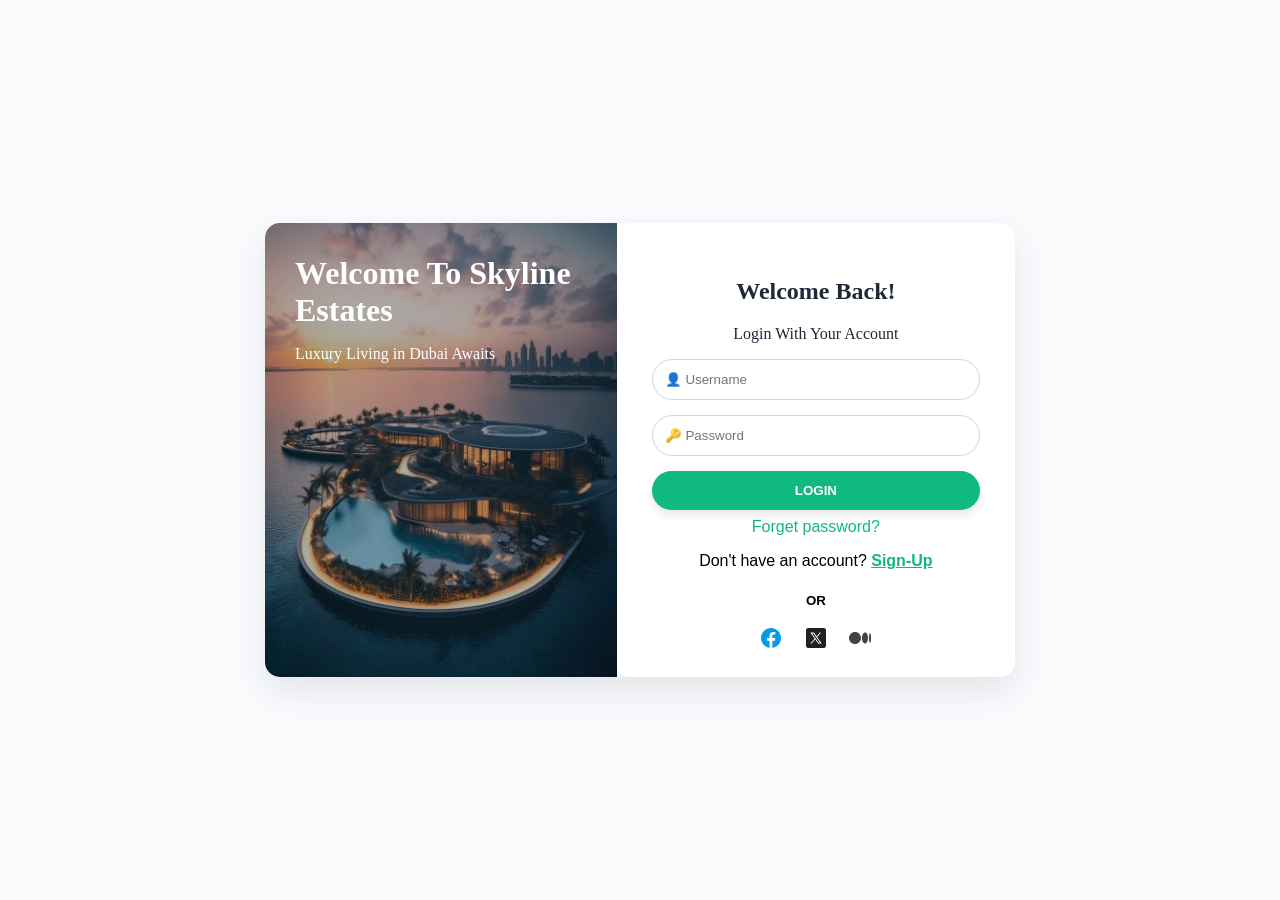
<file: pages/login.html>
<!DOCTYPE html>
<html lang="en">
<head>
    <meta charset="UTF-8">
    <meta name="viewport" content="width=device-width, initial-scale=1.0">
    <title>Skyline Estates | Login</title>
    <link rel="icon" href="../assets/favicon.png">
    <link rel="stylesheet" href="../style/login.css">
</head>
<body>
    <div class="container">
    <div class="card">
    <div class="image">
    <img src="../assets/login-image.jpg" alt="Property Image">
    <div class="image-text">
    <h1>Welcome To Skyline Estates</h1>
    <p>Luxury Living in Dubai Awaits</p>
    </div>
    </div>
    <form class="form">
    <div class="heading">
    <h2>Welcome Back!</h2>
    <p>Login With Your Account</p>
    </div>
    <input type="text" placeholder="👤 Username" required>
    <input type="password" placeholder="🔑 Password" minlength="8" required>
    <button type="submit" class="button">LOGIN</button>
    <p class="forget">Forget password?</p>
    <p class="acc">Don't have an account? <a href="./signup.html">Sign-Up</a></p>
    <h5>OR</h5>
    <div class="loginwith">
    <a href="../index.html"><img src="../assets/facebook-logo.svg"></a>
    <a href="../index.html"><img src="../assets/twitterX-logo.svg"></a>
    <a href="../index.html"><img src="../assets/medium-logo.svg"></a>
    </div>
    </form>
    </div>
    </div>
</body>    
</body>
</html>
</file>
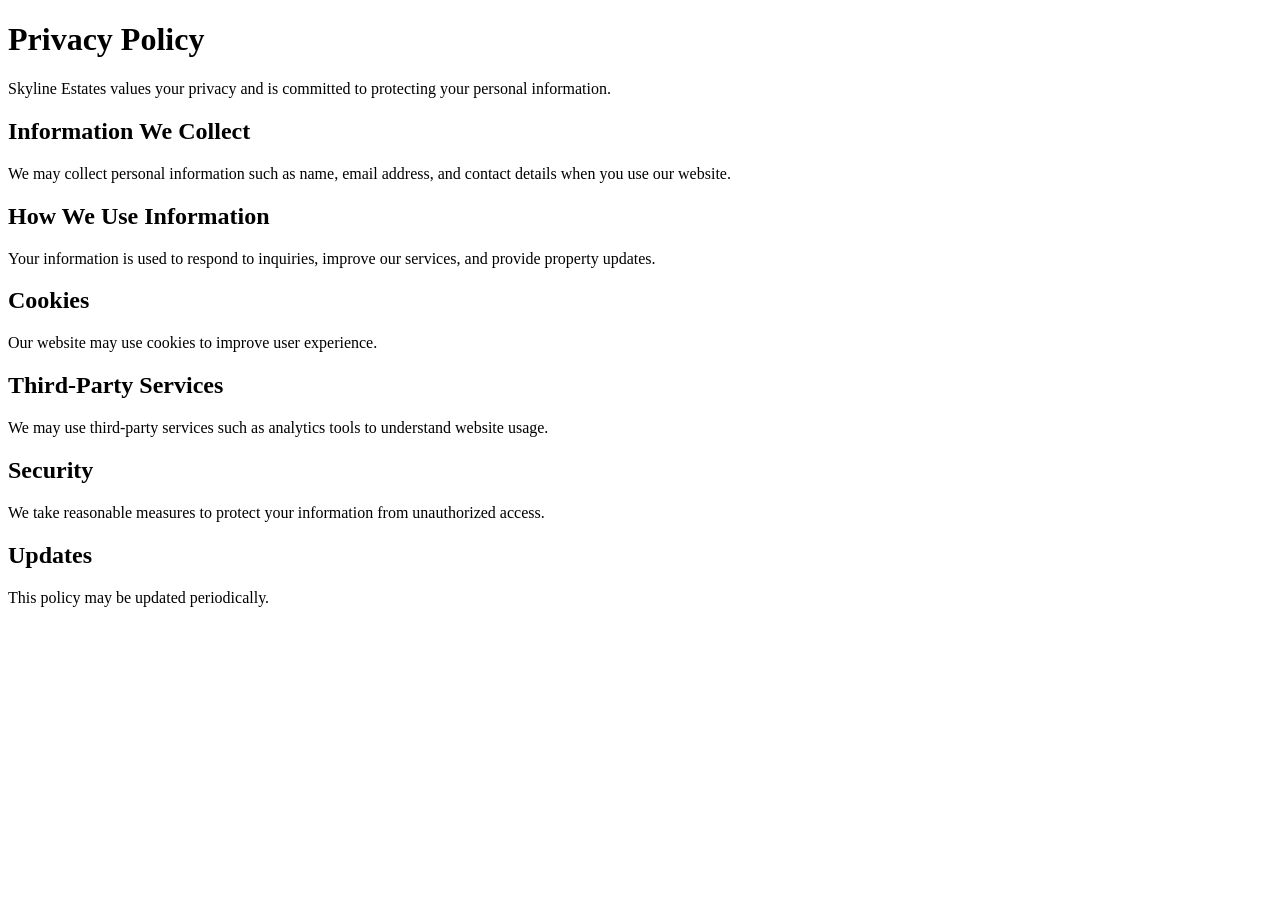
<file: pages/privacy.html>
<!DOCTYPE html>
<html lang="en">
<head>
    <meta charset="UTF-8">
    <meta name="viewport" content="width=device-width, initial-scale=1.0">
    <title>Skyline Estates | Privacy</title>
    <link rel="icon" href="../assets/favicon.png">
</head>
<body>
<h1>Privacy Policy</h1>

<p>Skyline Estates values your privacy and is committed to protecting your personal information.</p>

<h2>Information We Collect</h2>
<p>We may collect personal information such as name, email address, and contact details when you use our website.</p>

<h2>How We Use Information</h2>
<p>Your information is used to respond to inquiries, improve our services, and provide property updates.</p>

<h2>Cookies</h2>
<p>Our website may use cookies to improve user experience.</p>

<h2>Third-Party Services</h2>
<p>We may use third-party services such as analytics tools to understand website usage.</p>

<h2>Security</h2>
<p>We take reasonable measures to protect your information from unauthorized access.</p>

<h2>Updates</h2>
<p>This policy may be updated periodically.</p>

</body>
</html>
</file>
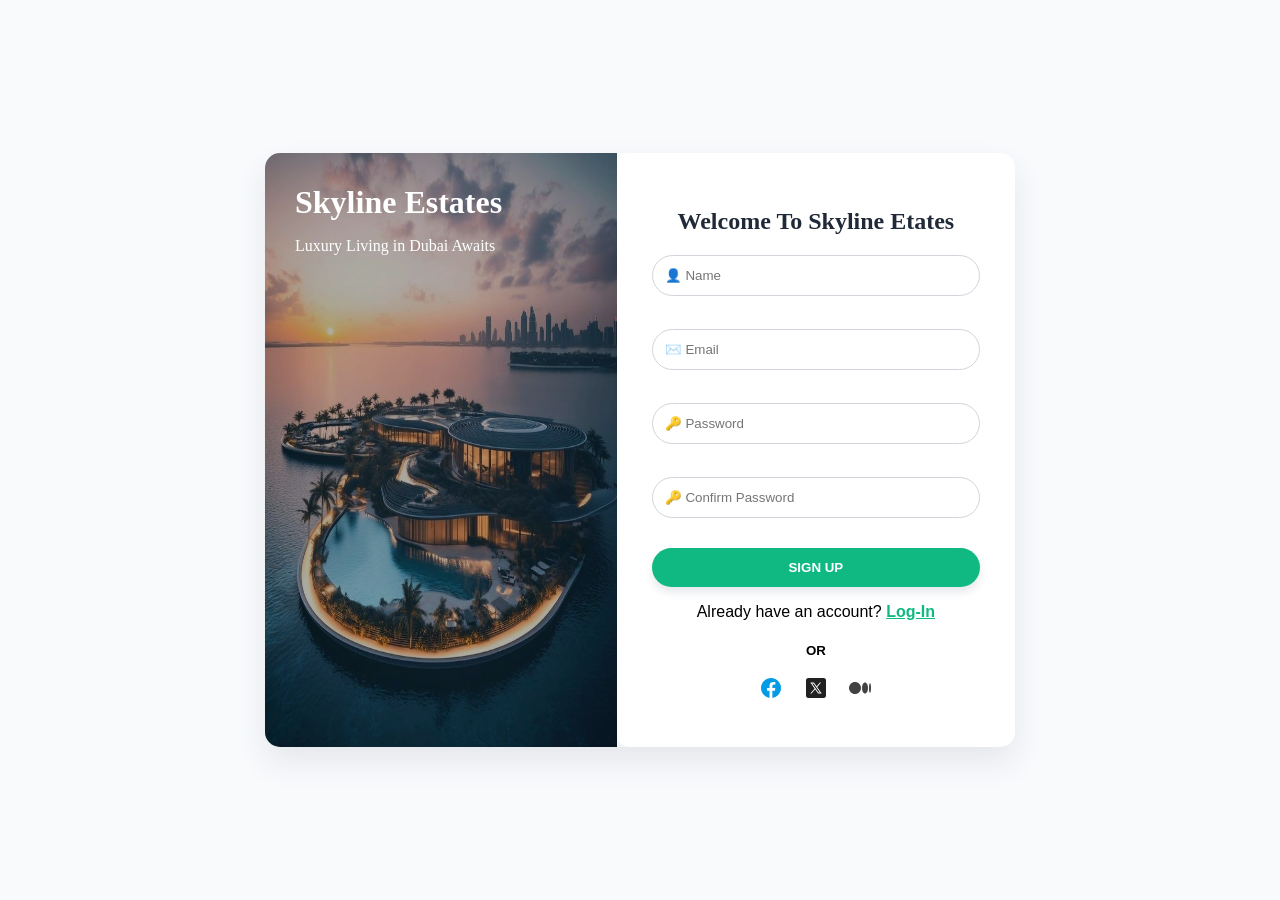
<file: pages/signup.html>
<!DOCTYPE html>
<html lang="en">
<head>
    <meta charset="UTF-8">
    <meta name="viewport" content="width=device-width, initial-scale=1.0">
    <title>Skyline Estates | SignUp</title>
    <link rel="icon" href="../assets/favicon.png">
    <link rel="stylesheet" href="../style/signup.css">
</head>
<body>
    <div class="container">
    <div class="card">
    <div class="image">
    <img src="../assets/login-image.jpg" alt="Property Image">
    <div class="image-text">
    <h1>Skyline Estates</h1>
    <p>Luxury Living in Dubai Awaits</p>
    </div>
    </div>
    <form class="form">
    <div class="heading">
        <h2>Welcome To Skyline Etates</h2>
        </div>
        <div class="user">
        <input type="text" id="text" name="text" placeholder="👤 Name" required><br><br>
        <input type="email" id="email" name="email" placeholder="✉️ Email" required><br><br>
        <input type="password" id="pass" name="pass" placeholder="🔑 Password" minlength="8" required><br><br>
        <input type="password" id="confirmPassword" name="confirmPassword" placeholder="🔑 Confirm Password" minlength="8" required>
        </div>
        <button type="submit" class="button">SIGN UP</button>
        <p class="acc">Already have an account? <a href="../pages/login.html">Log-In</a></p>
        <h5>OR</h5>
        <div class="loginwith">
        <a href="#"><img src="../assets/facebook-logo.svg" alt="Facebook"></a>
        <a href="#"><img src="../assets/twitterX-logo.svg" alt="Twitter"></a>
        <a href="#"><img src="../assets/medium-logo.svg" alt="Medium"></a>
      </div>
    </form>
    </div>
    </div>
</body>
</html>
</file>
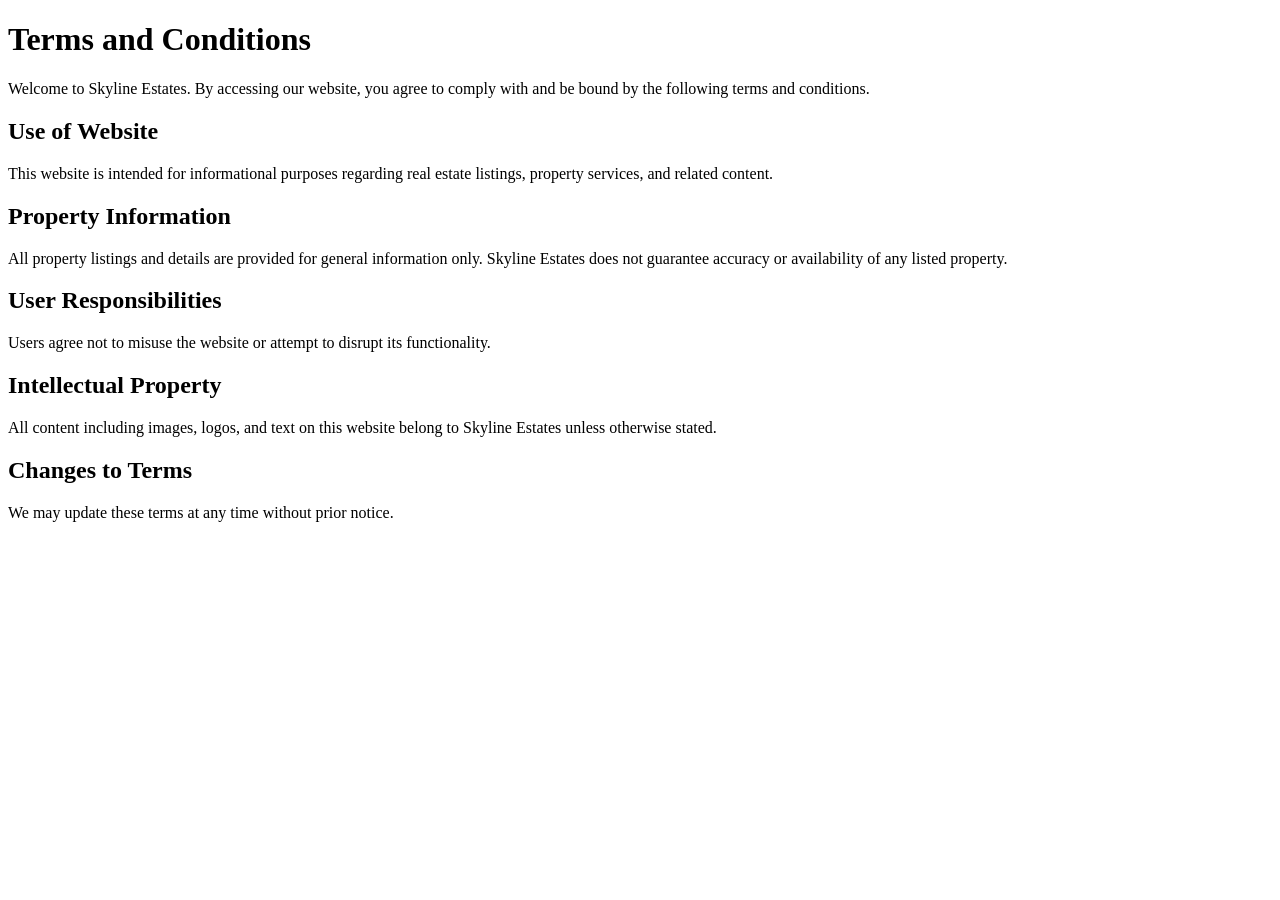
<file: pages/terms.html>
<!DOCTYPE html>
<html lang="en">
<head>
    <meta charset="UTF-8">
    <meta name="viewport" content="width=device-width, initial-scale=1.0">
    <title>Skyline Estates | Terms</title>
    <link rel="icon" href="../assets/favicon.png">
</head>
<body>
<h1>Terms and Conditions</h1>

<p>Welcome to Skyline Estates. By accessing our website, you agree to comply with and be bound by the following terms and conditions.</p>

<h2>Use of Website</h2>
<p>This website is intended for informational purposes regarding real estate listings, property services, and related content.</p>

<h2>Property Information</h2>
<p>All property listings and details are provided for general information only. Skyline Estates does not guarantee accuracy or availability of any listed property.</p>

<h2>User Responsibilities</h2>
<p>Users agree not to misuse the website or attempt to disrupt its functionality.</p>

<h2>Intellectual Property</h2>
<p>All content including images, logos, and text on this website belong to Skyline Estates unless otherwise stated.</p>

<h2>Changes to Terms</h2>
<p>We may update these terms at any time without prior notice.</p>

</body>
</html>
</file>
<file: style/about.css>
:root {
    --primary: #1E3A8A;
    --secondary: #10B981;
    --accent: #F59E0B;
    --dark: #1F2937;
    --light: #fafcfe;
}


* {
    margin: 0;
    padding: 0;
    box-sizing: border-box;
}

body {
    font-family: Arial, sans-serif;
    line-height: 1.6;
    background: var(--light);
    color: #333;
}


/* Header start */
.header{
    width:100%;
    display:flex;
    justify-content:space-between;
    align-items:center;
    padding-top: 15px;
    padding-bottom: 15px;
    padding-left: 20px;
    padding-right: 20px;
    position:fixed;
    top:0;
    left:0;
    z-index:1.1;
}

.logoImg{
    width:180px;
}

.navbar{
    display:flex;
    gap:25px;
}

.navbar a{
    color:#ffffff;
    font-weight:bold;
    text-decoration:none;
    transition:0.3s;
}

.navbar a:hover{
    color:#10B981;
}

.hero {
    background: url("../assets/background-img.png") no-repeat center center/cover;
    height: 400px;
    display: flex;
    justify-content: center;
    align-items: center;
    color: white;
    text-align: center;
    background-color: #000;
}

.hero h1 {
    font-size: 40px;
}

.container {
    width: 85%;
    margin: auto;
    padding: 50px 0;
}

h2 {
    margin-bottom: 15px;
    color: var(--primary);
}


.values, .team {
    display: flex;
    gap: 20px;
    flex-wrap: wrap;
    margin-top: 20px;
}

.card {
    flex: 1;
    min-width: 20px;
    background: white;
    padding: 20px;
    border-radius: 8px;
    text-align: center;
    box-shadow: 0 4px 10px rgba(0,0,0,0.05);
}

.card img {
    width: 100%;
    border-radius: 8px;
}

.stats {
     background: #0a3d62;
    color: white;
    display: flex;
    justify-content: space-around;
    padding: 40px 0;
    text-align: center;
}

.stats h3 {
    font-size: 30px;
}

.about-intro{
text-align:center;
max-width:800px;
margin:auto;
margin-bottom:50px;
}

.about-grid{
display:grid;
grid-template-columns:1fr 1fr;
gap:40px;
margin-bottom:40px;
}

.about-box{
background:white;
padding:25px;
border-radius:10px;
box-shadow:0 4px 12px rgba(0,0,0,0.06);
}

.section-title{
text-align:center;
margin-top:30px;
margin-bottom:20px;
font-size:28px;
}

.value-card{
border-top:4px solid #10B981;
}

.value-card:hover{
transform:translateY(-8px);
}

.why-us{
margin-top:40px;
background:white;
padding:25px;
border-radius:10px;
box-shadow:0 4px 12px rgba(0,0,0,0.06);
}

.why-us ul{
margin-top:10px;
}

.why-us li{
margin-bottom:8px;
}

.team-card button{
margin-top:10px;
background:#10B981;
border:none;
padding:10px 18px;
color:white;
border-radius:5px;
cursor:pointer;
}

.team-card button:hover{
transform:scale(1.05);
}
.about-company{
padding:80px 10%;
background:#ffffff;
}

.about-company-container{
display:flex;
align-items:center;
gap:50px;
flex-wrap:wrap;
}

.about-image{
flex:1;
min-width:300px;
}

.about-image img{
width: 100%;
height: 490px;
border-radius:10px;
border: 1.98px solid #10B981;
box-shadow:0 6px 18px rgba(0,0,0,0.15);
}

.about-content{
flex:1;
min-width:300px;
}

.about-content h2{
font-size:32px;
margin-bottom:15px;
color:#1E3A8A;
}

.about-content p{
margin-bottom:15px;
font-size:16px;
line-height:1.7;
}

.about-btn{
background:#10B981;
border:none;
padding:12px 25px;
color:white;
font-size:15px;
border-radius:6px;
cursor:pointer;
margin-top:10px;
}

.about-btn:hover{
transform:scale(1.05);
}

@media(max-width:768px){

.about-company-container{
flex-direction:column;
text-align:center;
}

}

@media(max-width:786px){

.about-grid{
grid-template-columns:1fr;
}

}

.footer{
    background-color:#1f2937;
    color:white;
    padding-top: 40px;
    padding-left: 20px;
    padding-right: 20px;
    
}

.footer p{
    margin-top: 8px;
    margin-right: 0;
    margin-bottom: 8px;
    margin-left: 0;
    color:#d1d5db;
}

.terms {
    color:#10B981;
    text-decoration:none;
}

.terms:hover{
    text-decoration:underline;
}

.social-media{
    margin-top: 15px;
    margin-right: 0;
    margin-bottom: 15px;
    margin-left: 0;
}

.social-media img{
    width:28px;
    margin:8px;
    transition:0.3s;
}

.social-media img:hover{
    transform:scale(1.3);
}

.footer-container{
    display:flex;
    justify-content:space-between;
    flex-wrap:wrap;
    gap:40px;
}

.footer-logo{
    width:160px;
}

.footer-left p{
    font-size:13px;
    color:#cfd3d7;
}

.footer-links{
    display:flex;
    flex-direction:column;
    gap:8px;
}

.footer-links h4{
    margin-bottom:10px;
    font-size:16px;
}

.footer-links a{
    text-decoration:none;
    color:#e5e7eb;
    font-size:14px;
}

.footer-links a:hover{
    text-decoration:underline;
}

.subscribe-box{
    margin-top:10px;
    display:flex;
}

.footer-subscribe{
    text-align: center;
    margin: 5px;
}

.subscribe-box input{
    padding-top: 10px;
    padding-right: 15px;
    padding-bottom: 10px;
    padding-left: 15px;
    border-radius:20px;
    border:none;
    outline:none;
    width:290px;
    margin-left: 20px;
}

.subscribe-box button{
    margin-left:10px;
    padding:10px 18px;
    border:none;
    border-radius:20px;
    background:#7c7ce4;
    color:white;
    cursor:pointer;
}

.subscribe-box button:hover{
 transform:scale(1.05);
}

.footer-bottom{
    border-top:1px solid rgba(255,255,255,0.2);
    margin-top:30px;
    padding-top:15px;
    text-align:center;
    font-size:13px;
    color:#e5e7eb;
}

.topbutton a{
    text-align: start;
    padding: 8px;
    border: 0.5px solid black;
    background-color: #10B981;
    border-radius: 50%;
    position: relative;
    bottom: 40px;
}
</file>
<file: style/contact.css>
*{
margin:0;
padding:0;
box-sizing:border-box;
font-family:Arial, Helvetica, sans-serif;
}
/* Header start */
.header{
    width:100%;
    display:flex;
    justify-content:space-between;
    align-items:center;
    padding-top: 15px;
    padding-bottom: 15px;
    padding-left: 20px;
    padding-right: 20px;
    position:fixed;
    top:0;
    left:0;
    z-index:1.1;
}

.logoImg{
    width:180px;
}

.navbar{
    display:flex;
    gap:25px;
}

.navbar a{
    color:#ffffff;
    font-weight:bold;
    text-decoration:none;
    transition:0.3s;
}

.navbar a:hover{
    color:#10B981;
}
/* header close */
body{
background:#f4f4f4;
color:#333;
}

.contact-hero{
    height:40vh;
    background-image:url("../assets/background-img.png");
    background-size:cover;
    background-position:center;
    display:flex;
    align-items:center;
    justify-content:center;

}

.overlay{
    display:flex;
    flex-direction:column;
    justify-content:center;
    align-items:center;
    color:white;
    text-align:center;
}

.overlay h1{
    font-size:40px;
    margin-bottom:10px;
}

.overlay p{
 font-size:18px;
}

.contact-container{
    display:flex;
    gap:40px;
    padding:60px 10%;
    background:white;
    flex-wrap:wrap;
}

.contact-info{
    flex:1;
    min-width:280px;
}

.contact-info h2{
    margin-bottom:20px;
    font-size:28px;
}

.info-box{
    margin-bottom:20px;
}

.info-box h3{
    margin-bottom:5px;
    color:#444;
}
.location{
    font-weight: bold;
}
.contact-form{
    flex:1;
    min-width:280px;
    background:#fafafa;
    padding:30px;
    border-radius:8px;
    box-shadow:0 0 10px rgba(0,0,0,0.1);
}

.contact-form h2{
    margin-bottom:20px;
}

.contact-form input{
    width:100%;
    padding:12px;
    margin-bottom:35px;
    border:1px solid #ccc;
    border-radius:5px;
}

.contact-form textarea{
    width:100%;
    padding:12px;
    margin-bottom:15px;
    border:1px solid #ccc;
    border-radius:5px;
}

.contact-form button{
    width:100%;
    padding:12px;
    border:none;
    background:#10B981;
    color:white;
    font-size:16px;
    cursor:pointer;
    border-radius:5px;
    transition:0.3s;
    margin-top:19px;
}

.contact-form button:hover{
background:#2ed39c;
}

.map{
    margin-top:5px;
    height:390px;
    background:#ddd;
    display:flex;
    justify-content:center;
    align-items:center;
    border-radius:5px;
    color:#555;
    background-image:url("../assets/Map-img.png");
    background-repeat:no-repeat;
    background-position:center;
    background-size:cover;
}
/* Footer Section started */

.footer{
    background-color:#1f2937;
    color:white;
    padding-top: 40px;
    padding-left: 20px;
    padding-right: 20px;
    
}

.footer p{
    margin-top: 8px;
    margin-right: 0;
    margin-bottom: 8px;
    margin-left: 0;
    color:#d1d5db;
}

.terms {
    color:#10B981;
    text-decoration:none;
}

.terms:hover{
    text-decoration:underline;
}

.social-media{
    margin-top: 15px;
    margin-right: 0;
    margin-bottom: 15px;
    margin-left: 0;
}

.social-media img{
    width:28px;
    margin:8px;
    transition:0.3s;
}

.social-media img:hover{
    transform:scale(1.3);
}

.footer-container{
    display:flex;
    justify-content:space-between;
    flex-wrap:wrap;
    gap:40px;
}

.footer-logo{
    width:160px;
}

.footer-left p{
    font-size:13px;
    color:#cfd3d7;
}

.footer-links{
    display:flex;
    flex-direction:column;
    gap:8px;
}

.footer-links h4{
    margin-bottom:10px;
    font-size:16px;
}

.footer-links a{
    text-decoration:none;
    color:#e5e7eb;
    font-size:14px;
}

.footer-links a:hover{
    text-decoration:underline;
}

.subscribe-box{
    margin-top:10px;
    display:flex;
}

.footer-subscribe{
    text-align: center;
    margin: 5px;
}

.subscribe-box input{
    padding-top: 10px;
    padding-right: 15px;
    padding-bottom: 10px;
    padding-left: 15px;
    border-radius:20px;
    border:none;
    outline:none;
    width:290px;
    margin-left: 20px;
}

.subscribe-box button{
    margin-left:10px;
    padding:10px 18px;
    border:none;
    border-radius:20px;
    background:#7c7ce4;
    color:white;
    cursor:pointer;
}

.subscribe-box button:hover{
 transform:scale(1.05);
}

.footer-bottom{
    border-top:1px solid rgba(255,255,255,0.2);
    margin-top:30px;
    padding-top:15px;
    text-align:center;
    font-size:13px;
    color:#e5e7eb;
}

.topbutton a{
    text-align: start;
    padding: 8px;
    border: 0.5px solid black;
    background-color: #10B981;
    border-radius: 50%;
    position: relative;
    bottom: 40px;
}
@media(max-width:768px){

.overlay h1{
font-size:28px;
}

.overlay p{
font-size:16px;
}

.contact-container{
padding:40px 20px;
}

}
</file>
<file: style/explore.css>
body {
    font-family: Arial, sans-serif;
    background: #f2f2f2;
    margin: 0;
    padding: 0;
}

*{
margin:0;
padding:0;
box-sizing:border-box;
font-family:Arial, Helvetica, sans-serif;
}
/* Header start */
.header{
    width:100%;
    display:flex;
    justify-content:space-between;
    align-items:center;
    padding-top: 15px;
    padding-bottom: 15px;
    padding-left: 20px;
    padding-right: 20px;
    position:fixed;
    top:0;
    left:0;
    z-index:1.1;
}

.logoImg{
    width:180px;
}

.navbar{
    display:flex;
    gap:25px;
}

.navbar a{
    color:#ffffff;
    font-weight:bold;
    text-decoration:none;
    transition:0.3s;
}

.navbar a:hover{
    color:#10B981;
}
/* header close */
body{
background:#f4f4f4;
color:#333;
}

.contact-hero{
height:40vh;
background-image:url("../assets/background-img.png");
background-size:cover;
background-position:center;
display:flex;
align-items:center;
justify-content:center;

}

.overlay{
    display:flex;
    flex-direction:column;
    justify-content:center;
    align-items:center;
    color:white;
    text-align:center;
}

.overlay h1{
    font-size:40px;
    margin-bottom:10px;
}

.overlay p{
 font-size:18px;
}
img{
    border-radius: 5px;
}

.card-container {
    display: grid;
    grid-template-columns: repeat(auto-fit, minmax(280px, 1fr));
    gap: 20px;
    margin: 30px;
}


.card {
    background: #f8fafc;
    border-radius: 10px;
    overflow: hidden;
    box-shadow: 2px 4px 8px #E5E7EB(0, 0, 0, 0.2);
    transition: transform 0.3s ease;
    width:90% ;
    height:auto;
    box-shadow: 5px 10px 15px rgb(42, 41, 41);

}

.card:hover {
    transform: scale(1.05);
}


.card img {
    margin-top: 5px;
    width: 300px;
    height: 200px;;
    object-fit: center;
    display: block;
    border-image: auto;
}


.card-content {
    padding: 15px;
}

.card-content h2 {
    margin: 0 0 8px;
}



.price {
    color: green;
    font-weight: bold;
    margin: 8px 0;
}



button {
    width: 100%;
    padding: 10px;
    border: none;
    color: white;
    border-radius: 5px;
    cursor: pointer;
    margin-top: 10px;
    transition: all 0.3s ease;
}


.contact-btn {
    background: #1E3A8A;
}

.contact-btn:hover {
    background: #1E3A8A;
}


.buy-btn {
    background: #10b981;
}

.buy-btn:hover {
    background: #10b981;
}


button:active {
    transform: scale(0.95);
}

.home{
    font-family: Cambria, Cochin, Georgia, Times, 'Times New Roman', serif;
    font-size: 50px;
    font-style: inherit;
    font-display:fallback;
    color:rgb(212, 53, 53) ;
    background-color: rgb(148, 212, 241);
    margin-top: 0%;
    
}

.footer{
    background-color:#1f2937;
    color:white;
    padding-top: 40px;
    padding-left: 20px;
    padding-right: 20px;
    
}

.footer p{
    margin-top: 8px;
    margin-right: 0;
    margin-bottom: 8px;
    margin-left: 0;
    color:#d1d5db;
}

.terms {
    color:#10B981;
    text-decoration:none;
}

.terms:hover{
    text-decoration:underline;
}

.social-media{
    margin-top: 15px;
    margin-right: 0;
    margin-bottom: 15px;
    margin-left: 0;
}

.social-media img{
    width:28px;
    margin:8px;
    transition:0.3s;
}

.social-media img:hover{
    transform:scale(1.3);
}

.footer-container{
    display:flex;
    justify-content:space-between;
    flex-wrap:wrap;
    gap:40px;
}

.footer-logo{
    width:160px;
}

.footer-left p{
    font-size:13px;
    color:#cfd3d7;
}

.footer-links{
    display:flex;
    flex-direction:column;
    gap:8px;
}

.footer-links h4{
    margin-bottom:10px;
    font-size:16px;
}

.footer-links a{
    text-decoration:none;
    color:#e5e7eb;
    font-size:14px;
}

.footer-links a:hover{
    text-decoration:underline;
}

.subscribe-box{
    margin-top:10px;
    display:flex;
}

.footer-subscribe{
    text-align: center;
    margin: 5px;
}

.subscribe-box input{
    padding-top: 10px;
    padding-right: 15px;
    padding-bottom: 10px;
    padding-left: 15px;
    border-radius:20px;
    border:none;
    outline:none;
    width:290px;
    margin-left: 20px;
}

.subscribe-box button{
    margin-left:10px;
    padding:10px 18px;
    border:none;
    border-radius:20px;
    background:#7c7ce4;
    color:white;
    cursor:pointer;
}

.subscribe-box button:hover{
 transform:scale(1.05);
}

.footer-bottom{
    border-top:1px solid rgba(255,255,255,0.2);
    margin-top:30px;
    padding-top:15px;
    text-align:center;
    font-size:13px;
    color:#e5e7eb;
}

.topbutton a{
    text-align: start;
    padding: 8px;
    border: 0.5px solid black;
    background-color: #10B981;
    border-radius: 50%;
    position: relative;
    bottom: 40px;
}
</file>
<file: style/login.css>
body{
    background-color: #f8fafc;
    font-family: Arial, Helvetica, sans-serif; 
    margin: 0;
}
.heading{
    color: #1f2937;
    text-align: center;
    font-family: Georgia, 'Times New Roman', Times, serif;
    font-weight: lighter;
}
.container{
    height: 100vh;
    display: flex;
    justify-content: center;
    align-items: center;
}
.card{
    display: flex;
    width: 750px;
    background: white;
    border-radius: 15px;
    overflow: hidden;
    box-shadow: 0px 15px 30px #e5e7eb;
}
.image{
    width: 50%;
    position: relative;
}
.image img{
    width: 100%;
    height: 100%;
}
.image-text{
    position: absolute; 
    left: 30px;
    top: 10px;
    color: #ffffff;
    font-family: Georgia, 'Times New Roman', Times, serif;
    font-weight: lighter;
}
.image-text h1{
    margin-bottom: 2px;
}
.form{
    background-color: #ffffff;
    padding: 35px;
    border-radius: 12px;
    width: 350px;
    box-shadow: 0px 10px 25px #e5e7eb;
    padding-bottom: 15px;
}
h2 {
    text-align: center;
    margin-bottom: 20px;
}
.acc{
    text-align: center;
}
.loginwith{
  text-align: center;
  margin-top: 10px;
}
input{
    border-radius: 50px;
    padding: 12px;
    width: 100%;
    margin-bottom: 15px;
    border: 1px solid #d1d5db;
    box-sizing: border-box; 
}
h5{
    text-align: center;
    margin-bottom: 5px;
}
a{
    font-weight: bold;
    color:#10b981;
}
.forget{
    cursor: pointer;
    color: #10b981;
    text-align: center;
    margin-top: 8px;
}
.button{
    width: 100%;
    padding: 12px;
    background-color: #10b981;
    border: none;
    border-radius: 50px;
    color: white;
    font-weight: bold;
    cursor: pointer;
    margin: 1px solid black;
    box-shadow: 0px 5px 10px #e5e7eb;
    transition: 0.3s;
}
.button:hover {
    transform: scale(0.9);
}

.loginwith img:hover{
    transform:scale(1.3);
}
@media (max-width: 575px){

    .card{
        flex-direction: column;
        width: 95%;
        border-radius: 12px;
    }

    .image{
        width: 100%;
        height: 220px;
    }

    .image img{
        height: 100%;
        object-fit: cover;
    }

    .form{
        width: 100%;
        padding: 20px;
        box-shadow: none;
    }

    .image-text{
        bottom: 15px;
        left: 15px;
        font-size: 14px;
    }

    .image-text h1{
        font-size: 18px;
    }

    input{
        padding: 10px;
    }

    .button{
        padding: 10px;
    }
}
</file>
<file: style/signup.css>
body{
    background-color: #f8fafc;
    font-family: Arial, Helvetica, sans-serif; 
    margin: 0;
}
.heading{
    color: #1f2937;
    text-align: center;
    font-family: Georgia, 'Times New Roman', Times, serif;
    font-weight: lighter;
}
.container{
    height: 100vh;
    display: flex;
    justify-content: center;
    align-items: center;
}
.card{
    display: flex;
    width: 750px;
    background: white;
    border-radius: 15px;
    overflow: hidden;
    box-shadow: 0px 15px 30px #e5e7eb;
}
.image{
    width: 50%;
    position: relative;
}
.image img{
    width: 100%;
    height: 100%;
}
.image-text{
    position: absolute; 
    left: 30px;
    top: 10px;
    color: #ffffff;
    font-family: Georgia, 'Times New Roman', Times, serif;
    font-weight: lighter;
}
.image-text h1{
    margin-bottom: 2px;
}
.form{
    background-color: #ffffff;
    padding: 35px;
    border-radius: 12px;
    width: 350px;
    box-shadow: 0px 10px 25px #e5e7eb;
}
h2 {
    text-align: center;
    margin-bottom: 20px;
}
.acc{
    text-align: center;
}
.loginwith{
  text-align: center;
  margin-top: 10px;
}
input{
    border-radius: 50px;
    padding: 12px;
    width: 100%;
    margin-bottom: 15px;
    border: 1px solid #d1d5db;
    box-sizing: border-box; 
}
h5{
    text-align: center;
    margin-bottom: 5px;
}
a{
    font-weight: bold;
    color:#10b981;
}
.forget{
    cursor: pointer;
    color: #10b981;
    text-align: center;
    margin-top: 8px;
}
.button{
    width: 100%;
    padding: 12px;
    background-color: #10b981;
    border: none;
    border-radius: 50px;
    color: white;
    font-weight: bold;
    cursor: pointer;
    margin: 1px solid black;
    box-shadow: 0px 5px 10px #e5e7eb;
    transition: 0.3s;
    margin-top: 15px;
}
.button:hover {
    transform: scale(0.9);
}

.loginwith img:hover{
    transform:scale(1.3);
}
@media (max-width: 575px){

    .card{
        flex-direction: column;
        width: 95%;
        border-radius: 12px;
    }

    .image{
        width: 100%;
        height: 220px;
    }

    .image img{
        height: 100%;
        object-fit: cover;
    }

    .form{
        width: 100%;
        padding: 20px;
        box-shadow: none;
    }

    .image-text{
        bottom: 15px;
        left: 15px;
        font-size: 14px;
    }

    .image-text h1{
        font-size: 18px;
    }

    input{
        padding: 10px;
    }

    .button{
        padding: 10px;
    }
}
</file>
